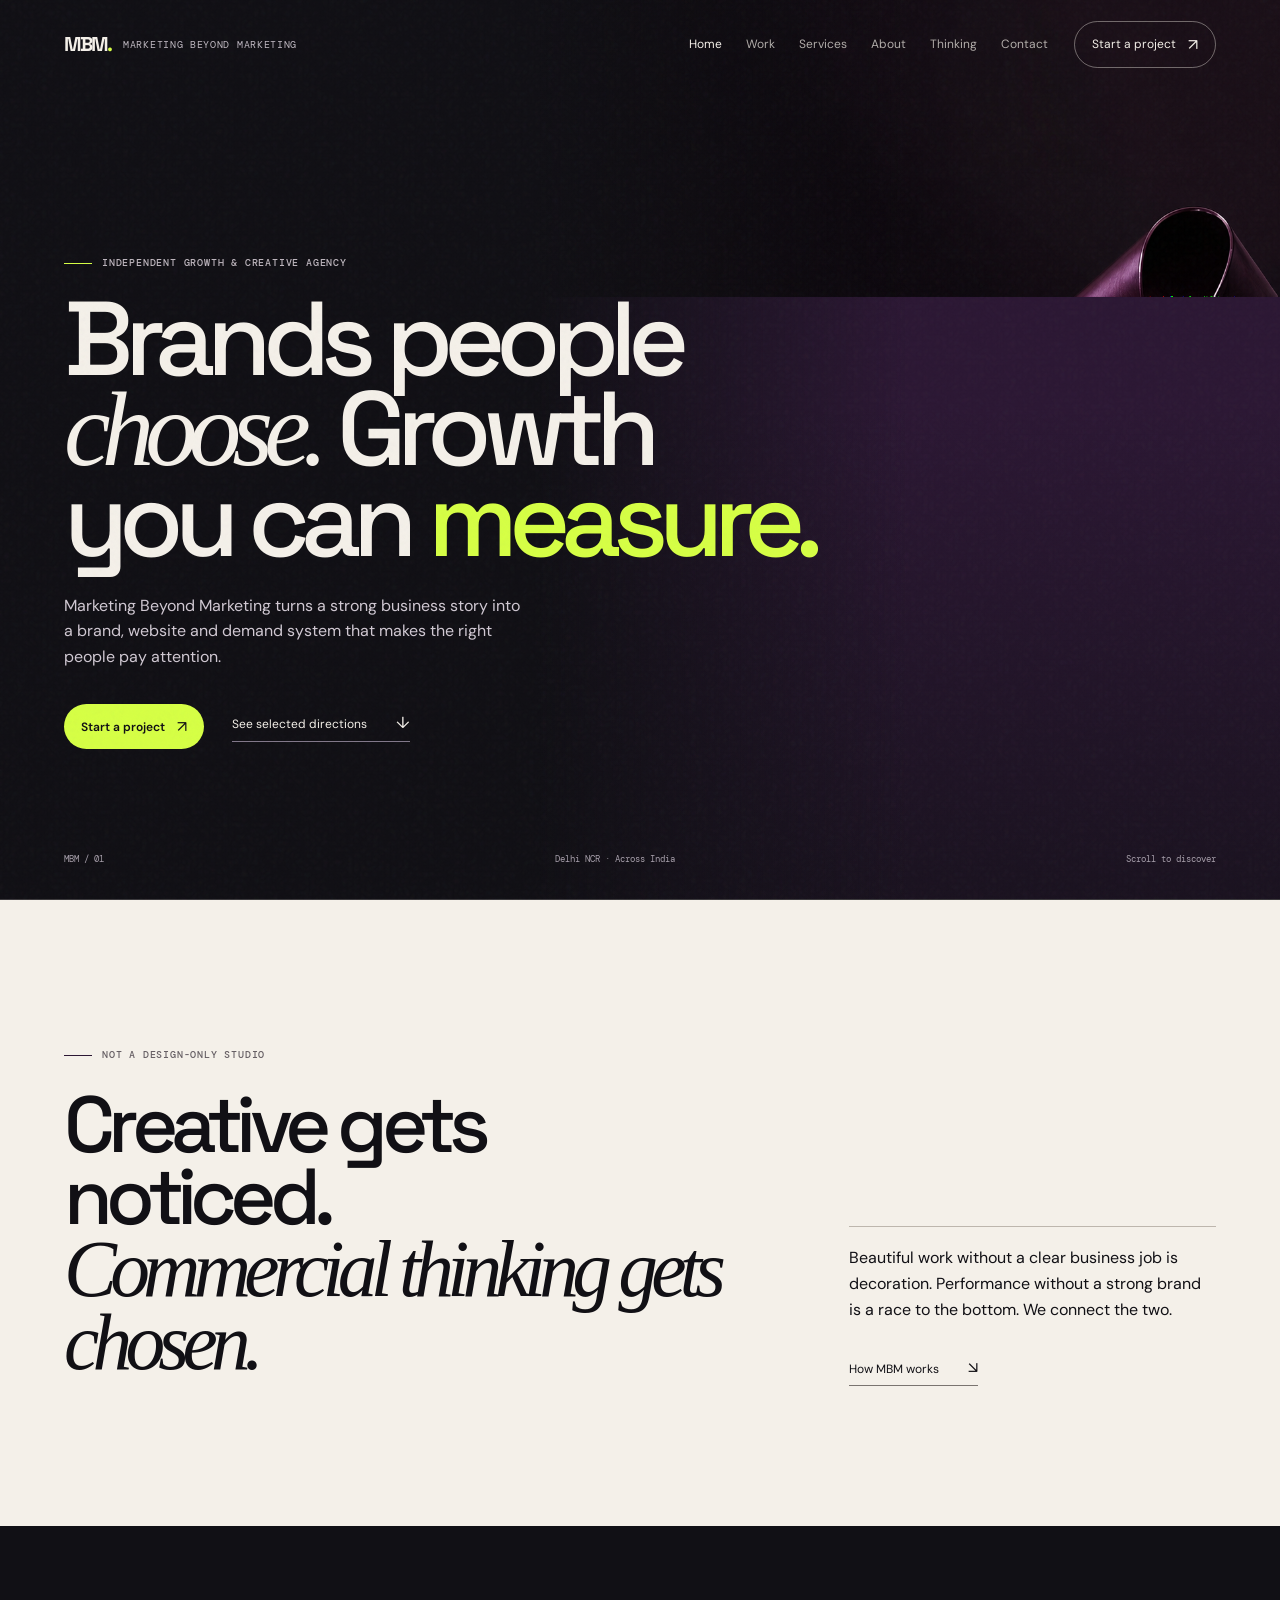
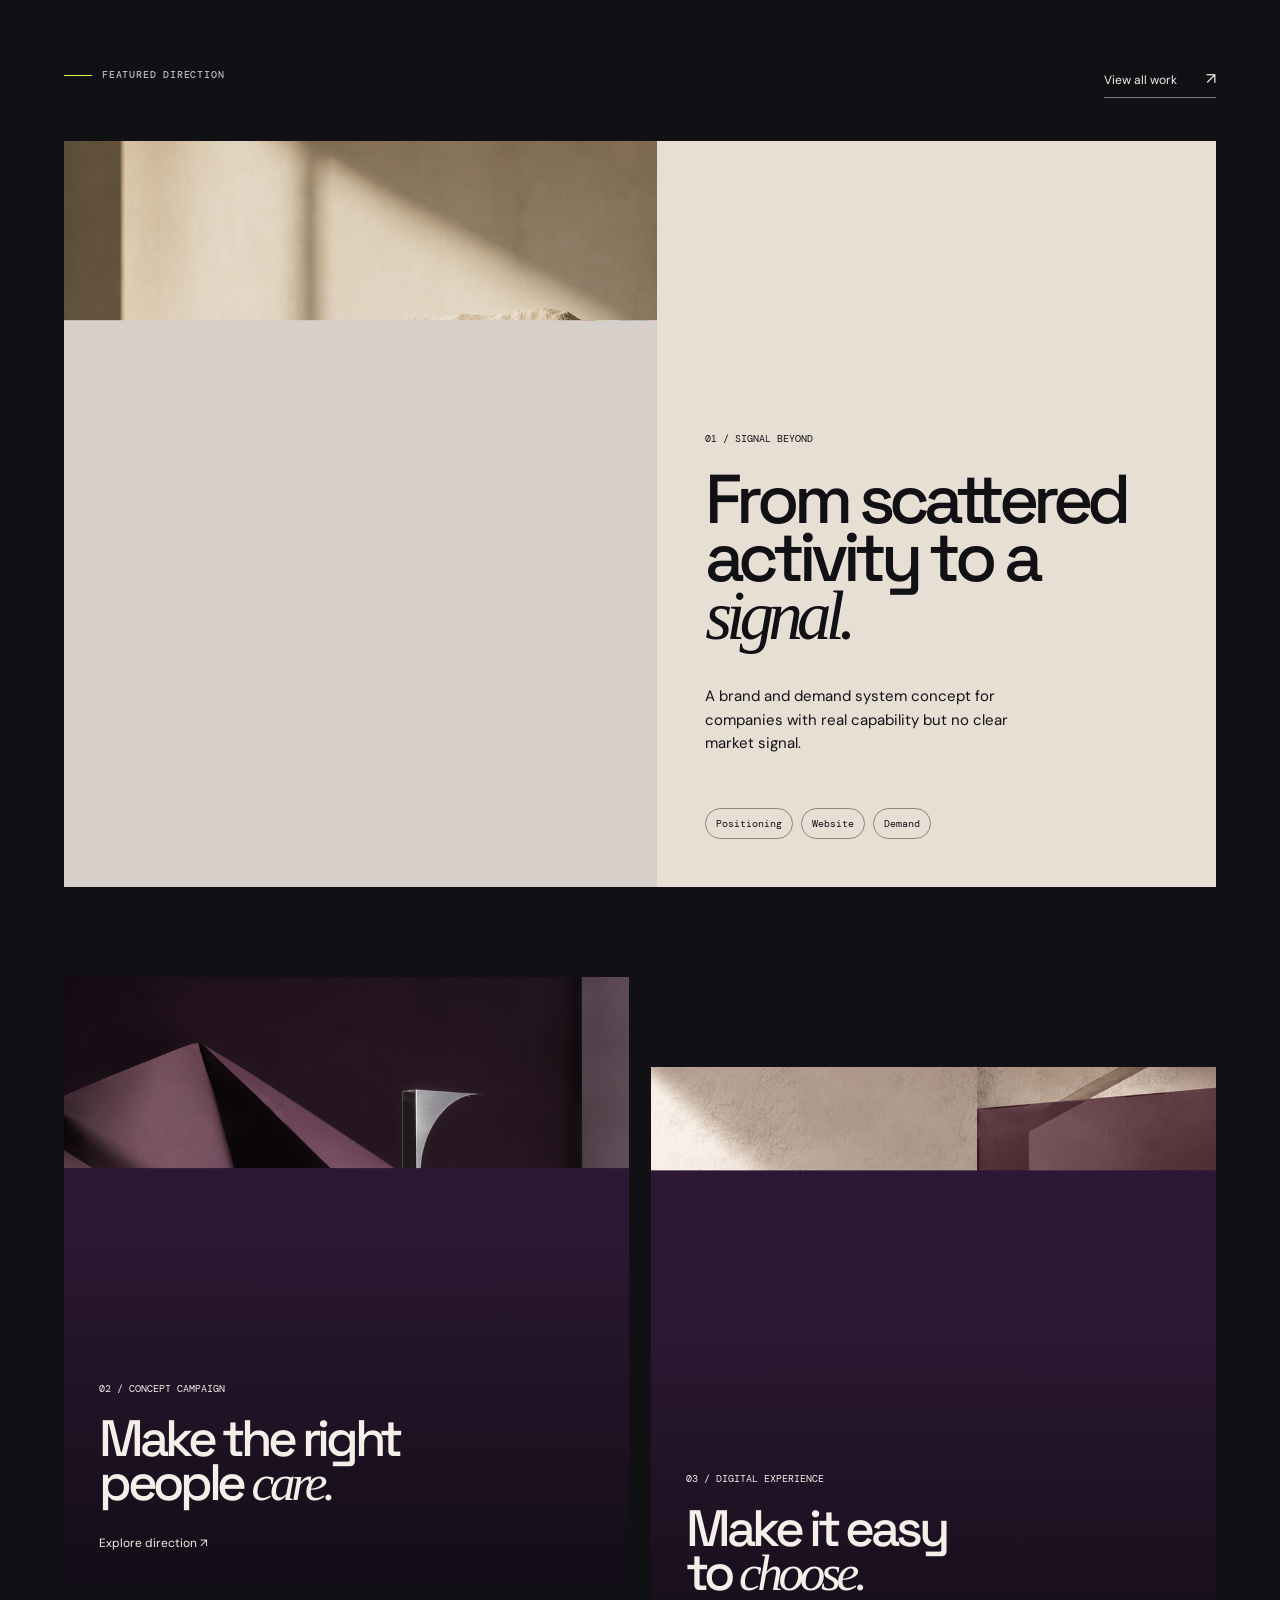
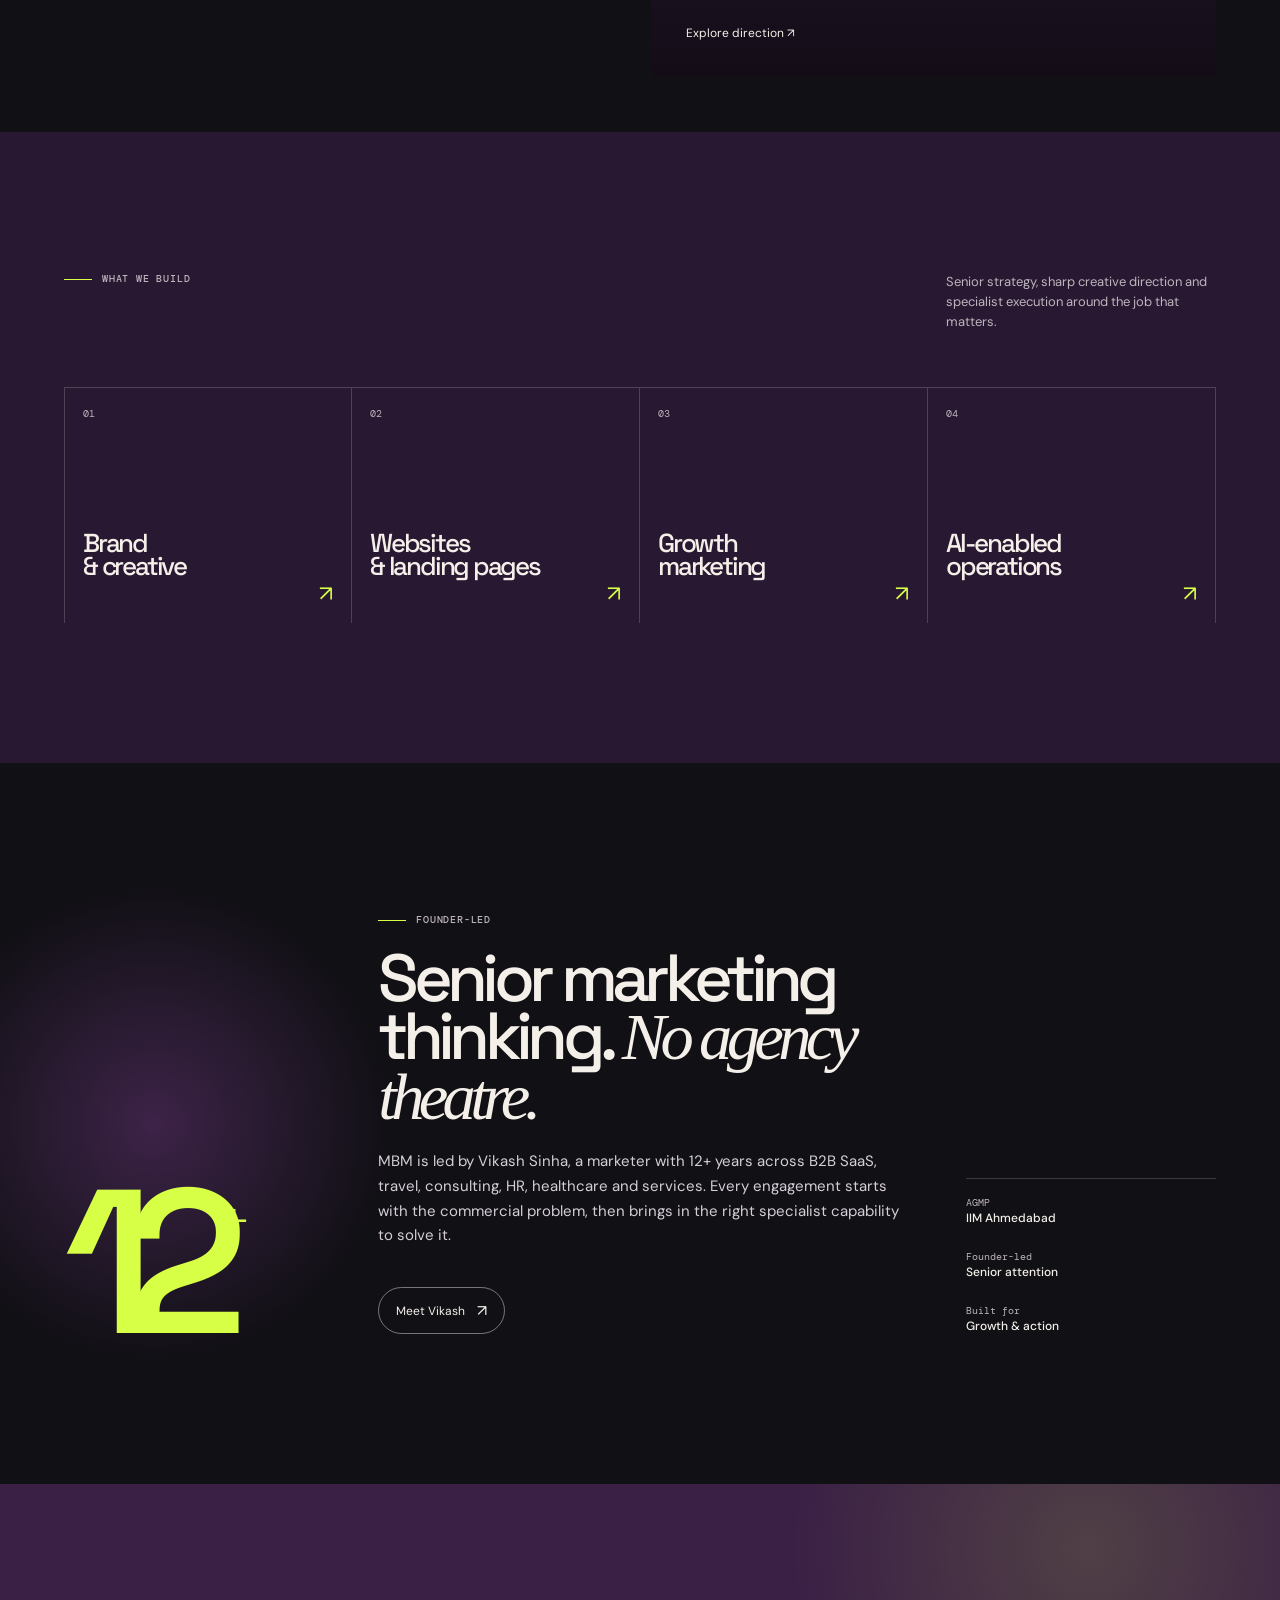
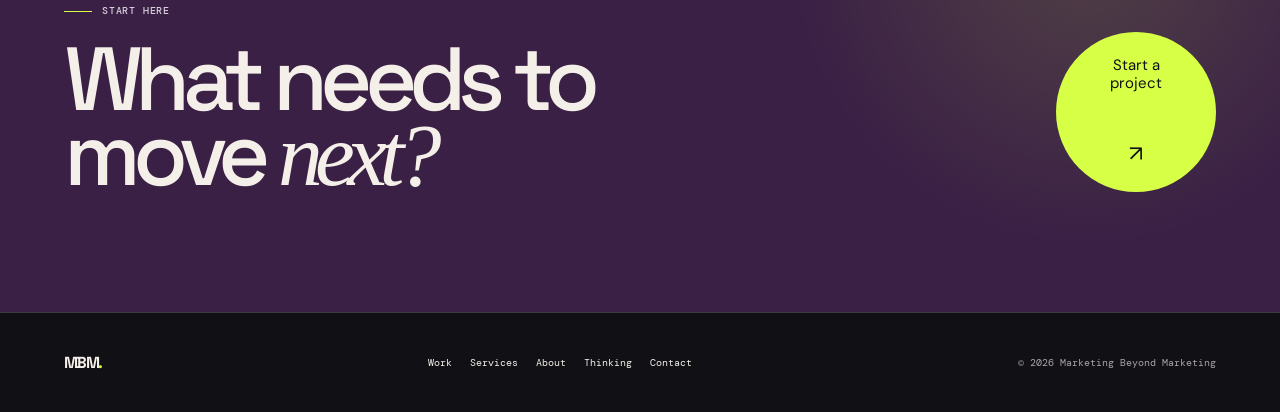
<file: index.html>
<!doctype html>
<html lang="en">
  <head>
    <meta charset="UTF-8" />
    <meta name="viewport" content="width=device-width, initial-scale=1.0" />
    <meta
      name="description"
      content="Marketing Beyond Marketing is a founder-led growth and creative agency building brands, websites and demand systems."
    />
    <title>Marketing Beyond Marketing | Growth-led creative agency</title>
    <link rel="preconnect" href="https://fonts.googleapis.com" />
    <link rel="preconnect" href="https://fonts.gstatic.com" crossorigin />
    <link
      href="https://fonts.googleapis.com/css2?family=DM+Mono:wght@400;500&family=DM+Sans:opsz,wght@9..40,400;9..40,500;9..40,600;9..40,700&family=Space+Grotesk:wght@400;500;600;700&display=swap"
      rel="stylesheet"
    />
    <link rel="stylesheet" href="styles.css" />
  </head>
  <body>
    <div class="grain" aria-hidden="true"></div>
    <header class="nav shell">
      <a
        class="brand"
        href="index.html"
        aria-label="Marketing Beyond Marketing home"
        ><span class="brand-mark">MBM</span
        ><small>Marketing Beyond Marketing</small></a
      ><button
        class="menu-toggle"
        aria-expanded="false"
        aria-controls="site-menu"
      >
        Menu
      </button>
      <nav id="site-menu" aria-label="Primary navigation">
        <a class="active" href="index.html">Home</a><a href="work.html">Work</a
        ><a href="services.html">Services</a><a href="about.html">About</a
        ><a href="thinking.html">Thinking</a><a href="contact.html">Contact</a>
      </nav>
      <a class="nav-cta" href="contact.html">Start a project <b>↗</b></a>
    </header>
    <main>
      <section class="hero shell">
        <div class="hero-copy">
          <p class="eyebrow">
            <span></span>Independent growth &amp; creative agency
          </p>
          <h1>
            Brands people<br /><em>choose.</em> Growth<br />you can
            <strong>measure.</strong>
          </h1>
          <p class="hero-intro">
            Marketing Beyond Marketing turns a strong business story into a
            brand, website and demand system that makes the right people pay
            attention.
          </p>
          <div class="hero-actions">
            <a class="button lime" href="contact.html"
              >Start a project <b>↗</b></a
            ><a class="text-arrow" href="work.html"
              >See selected directions <b>↓</b></a
            >
          </div>
        </div>
        <div class="hero-visual">
          <img
            src="assets/mbm-hero-editorial-v2.png"
            alt="Editorial plum sculpture with lime and chrome accents"
          />
        </div>
        <div class="hero-index">
          <span>MBM / 01</span><span>Delhi NCR · Across India</span
          ><span>Scroll to discover</span>
        </div>
      </section>
      <section class="statement">
        <div class="shell">
          <p class="eyebrow dark"><span></span>Not a design-only studio</p>
          <div class="statement-grid">
            <h2>
              Creative gets noticed.<br /><em
                >Commercial thinking gets chosen.</em
              >
            </h2>
            <div>
              <p>
                Beautiful work without a clear business job is decoration.
                Performance without a strong brand is a race to the bottom. We
                connect the two.
              </p>
              <a class="text-arrow dark-link" href="services.html"
                >How MBM works <b>↘</b></a
              >
            </div>
          </div>
        </div>
      </section>
      <section class="feature shell">
        <div class="section-label">
          <p class="eyebrow"><span></span>Featured direction</p>
          <a class="text-arrow" href="work.html">View all work <b>↗</b></a>
        </div>
        <article class="feature-card">
          <div class="feature-image">
            <img
              src="assets/mbm-signal-study-v1.png"
              alt="Editorial sculptural brand study in ivory plum cobalt and lime"
            />
          </div>
          <div class="feature-copy">
            <span>01 / Signal beyond</span>
            <h2>From scattered<br />activity to a <em>signal.</em></h2>
            <p>
              A brand and demand system concept for companies with real
              capability but no clear market signal.
            </p>
            <div class="tags">
              <b>Positioning</b><b>Website</b><b>Demand</b>
            </div>
          </div>
        </article>
      </section>
      <section class="split-work shell">
        <div class="work-card">
          <img
            src="assets/mbm-campaign-concept-v1.png"
            alt="Concept campaign visual in plum and lime"
          />
          <div>
            <span>02 / Concept campaign</span>
            <h3>Make the right<br />people <em>care.</em></h3>
            <a href="work.html">Explore direction ↗</a>
          </div>
        </div>
        <div class="work-card offset">
          <img
            src="assets/mbm-web-concept-v1.png"
            alt="Premium website experience concept on devices"
          />
          <div>
            <span>03 / Digital experience</span>
            <h3>Make it easy<br />to <em>choose.</em></h3>
            <a href="work.html">Explore direction ↗</a>
          </div>
        </div>
      </section>
      <section class="capabilities">
        <div class="shell">
          <div class="section-label">
            <p class="eyebrow"><span></span>What we build</p>
            <p class="caption">
              Senior strategy, sharp creative direction and specialist execution
              around the job that matters.
            </p>
          </div>
          <div class="capability-grid">
            <a href="services.html"
              ><span>01</span>
              <h3>Brand<br />&amp; creative</h3>
              <i>↗</i></a
            ><a href="services.html"
              ><span>02</span>
              <h3>Websites<br />&amp; landing pages</h3>
              <i>↗</i></a
            ><a href="services.html"
              ><span>03</span>
              <h3>Growth<br />marketing</h3>
              <i>↗</i></a
            ><a href="services.html"
              ><span>04</span>
              <h3>AI-enabled<br />operations</h3>
              <i>↗</i></a
            >
          </div>
        </div>
      </section>
      <section class="founder shell">
        <div class="founder-count">12<span>+</span></div>
        <div>
          <p class="eyebrow"><span></span>Founder-led</p>
          <h2>Senior marketing<br />thinking. <em>No agency theatre.</em></h2>
          <p>
            MBM is led by Vikash Sinha, a marketer with 12+ years across B2B
            SaaS, travel, consulting, HR, healthcare and services. Every
            engagement starts with the commercial problem, then brings in the
            right specialist capability to solve it.
          </p>
          <a class="button outline" href="about.html">Meet Vikash <b>↗</b></a>
        </div>
        <div class="credential-list">
          <span>AGMP<br /><b>IIM Ahmedabad</b></span
          ><span>Founder-led<br /><b>Senior attention</b></span
          ><span>Built for<br /><b>Growth &amp; action</b></span>
        </div>
      </section>
      <section class="cta-panel shell">
        <div>
          <p class="eyebrow"><span></span>Start here</p>
          <h2>What needs to<br />move <em>next?</em></h2>
        </div>
        <a class="circle-link" href="contact.html"
          >Start a<br />project <b>↗</b></a
        >
      </section>
    </main>
    <footer class="footer shell">
      <a class="brand" href="index.html"><span class="brand-mark">MBM</span></a>
      <div>
        <a href="work.html">Work</a><a href="services.html">Services</a
        ><a href="about.html">About</a><a href="thinking.html">Thinking</a
        ><a href="contact.html">Contact</a>
      </div>
      <span>© 2026 Marketing Beyond Marketing</span>
    </footer>
    <script src="script.js"></script>
  </body>
</html>
</file>
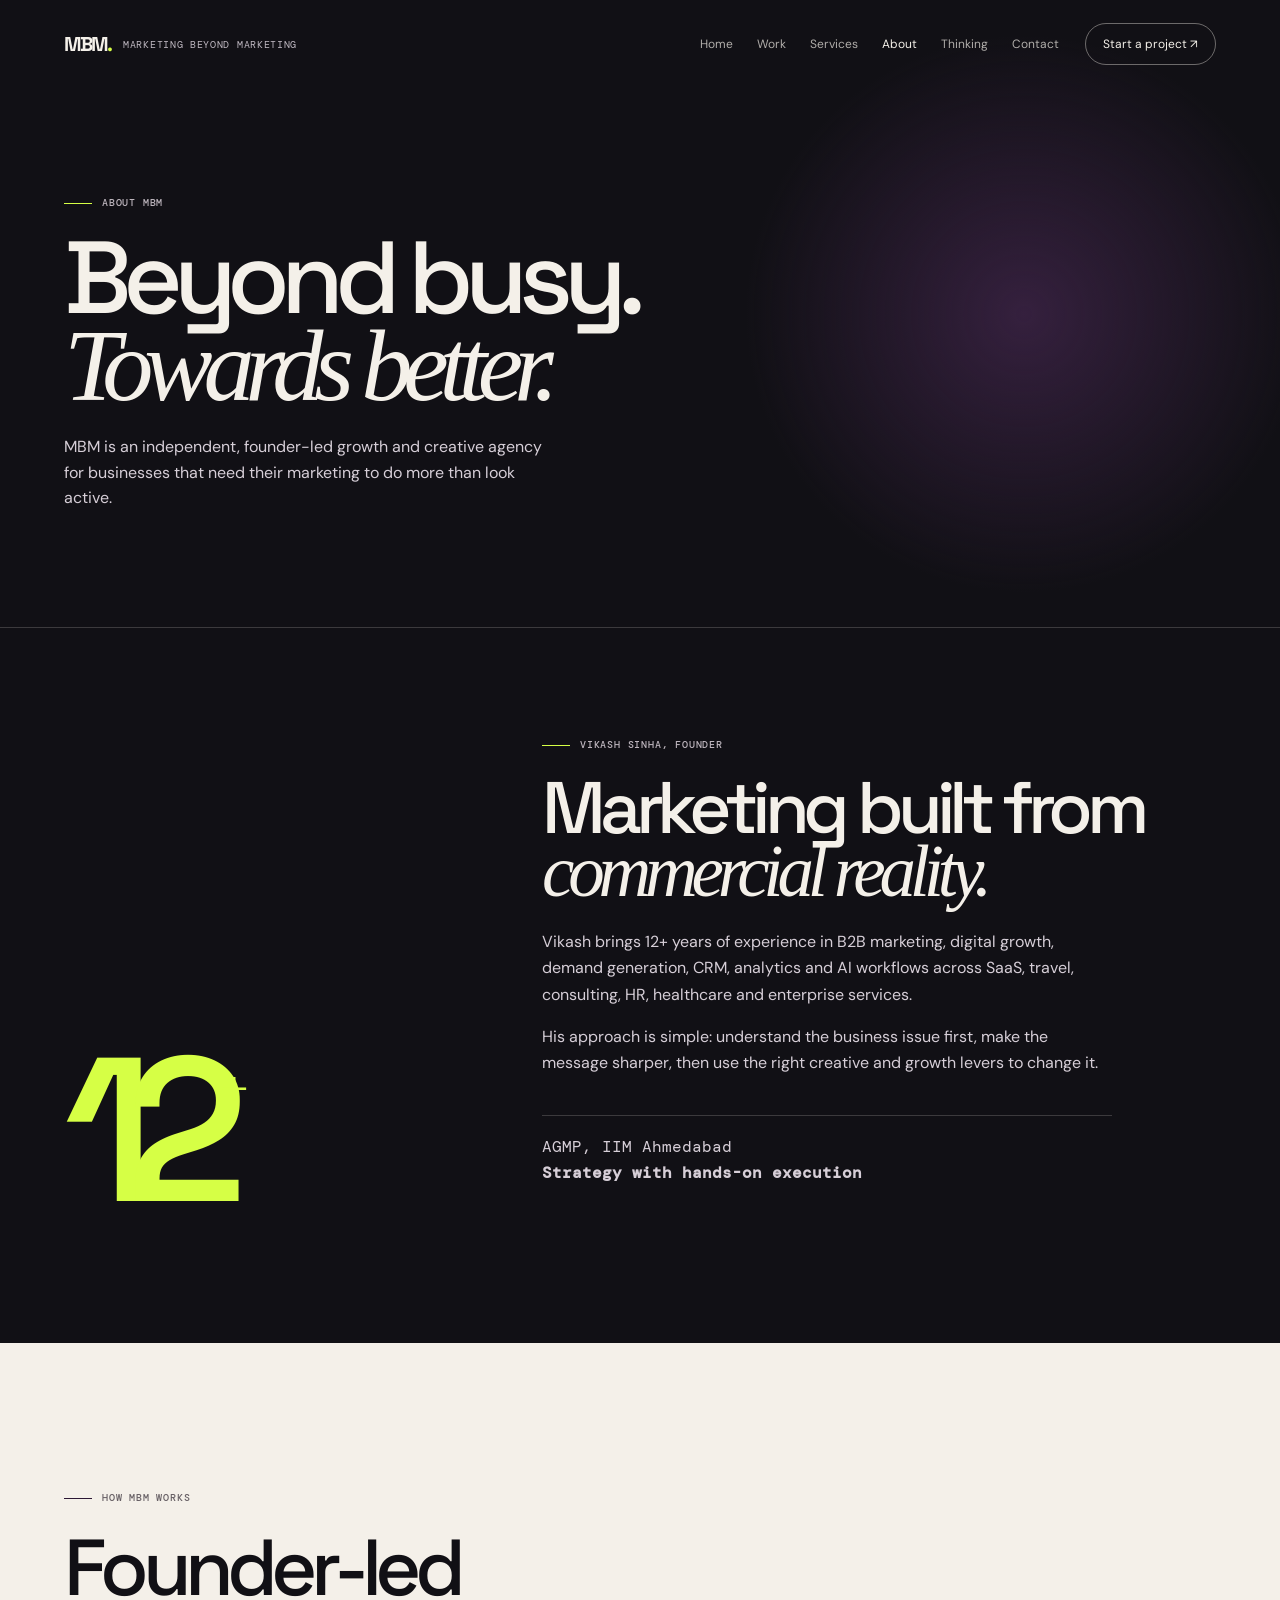
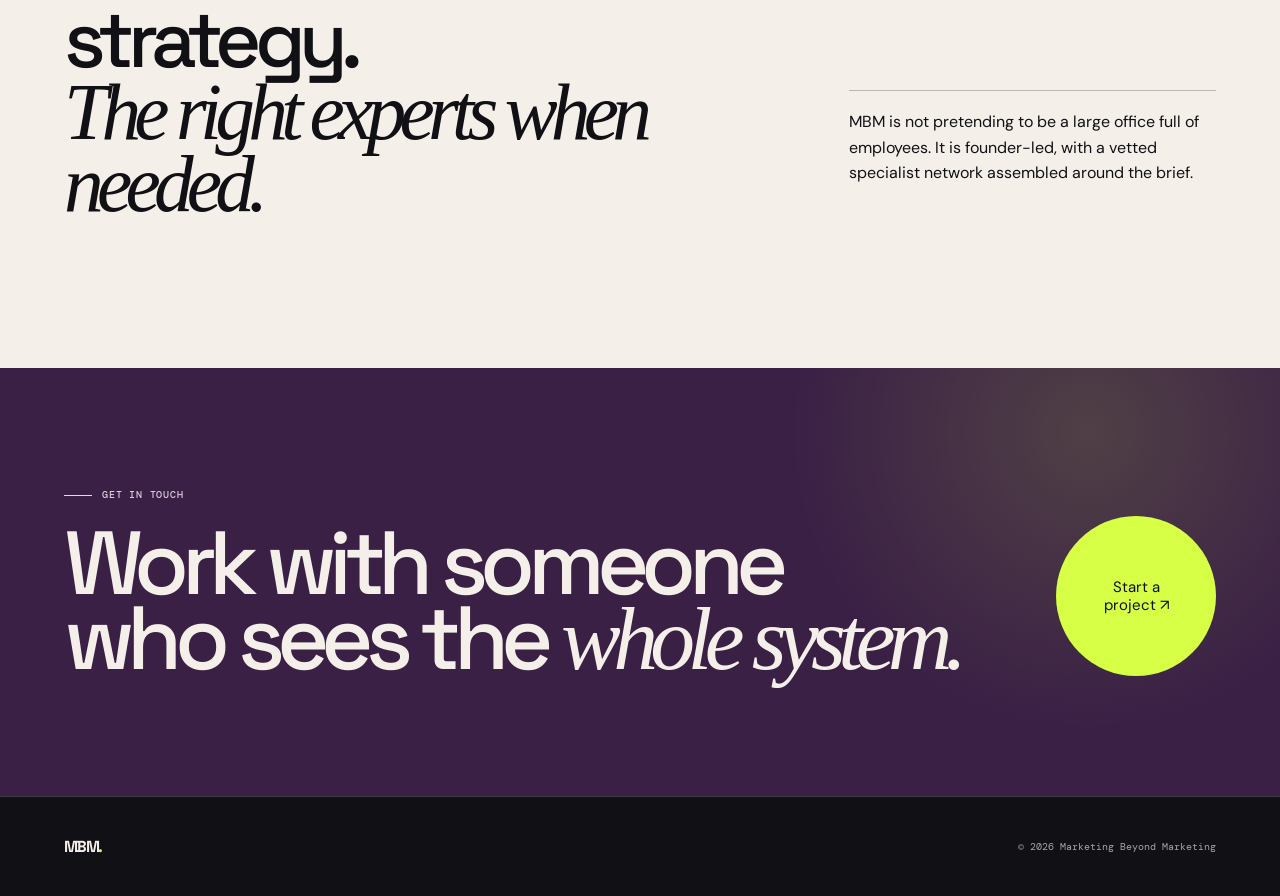
<file: about.html>
<!doctype html>
<html lang="en">
  <head>
    <meta charset="UTF-8" />
    <meta name="viewport" content="width=device-width,initial-scale=1" />
    <title>About | Marketing Beyond Marketing</title>
    <link rel="preconnect" href="https://fonts.googleapis.com" />
    <link
      href="https://fonts.googleapis.com/css2?family=DM+Mono:wght@400;500&family=DM+Sans:wght@400;500;600&family=Space+Grotesk:wght@400;500;600;700&display=swap"
      rel="stylesheet"
    />
    <link rel="stylesheet" href="styles.css" />
  </head>
  <body>
    <header class="nav shell">
      <a class="brand" href="index.html"
        ><span class="brand-mark">MBM</span
        ><small>Marketing Beyond Marketing</small></a
      ><button
        class="menu-toggle"
        aria-expanded="false"
        aria-controls="site-menu"
      >
        Menu
      </button>
      <nav id="site-menu">
        <a href="index.html">Home</a><a href="work.html">Work</a
        ><a href="services.html">Services</a
        ><a class="active" href="about.html">About</a
        ><a href="thinking.html">Thinking</a><a href="contact.html">Contact</a>
      </nav>
      <a class="nav-cta" href="contact.html">Start a project ↗</a>
    </header>
    <main class="inner-page">
      <section class="page-hero shell">
        <p class="eyebrow"><span></span>About MBM</p>
        <h1>Beyond busy.<br /><em>Towards better.</em></h1>
        <p>
          MBM is an independent, founder-led growth and creative agency for
          businesses that need their marketing to do more than look active.
        </p>
      </section>
      <section class="about-story shell">
        <div class="founder-count">12<span>+</span></div>
        <div>
          <p class="eyebrow"><span></span>Vikash Sinha, founder</p>
          <h2>Marketing built from<br /><em>commercial reality.</em></h2>
          <p>
            Vikash brings 12+ years of experience in B2B marketing, digital
            growth, demand generation, CRM, analytics and AI workflows across
            SaaS, travel, consulting, HR, healthcare and enterprise services.
          </p>
          <p>
            His approach is simple: understand the business issue first, make
            the message sharper, then use the right creative and growth levers
            to change it.
          </p>
          <p class="credentials">
            AGMP, IIM Ahmedabad<br /><b>Strategy with hands-on execution</b>
          </p>
        </div>
      </section>
      <section class="statement">
        <div class="shell">
          <p class="eyebrow dark"><span></span>How MBM works</p>
          <div class="statement-grid">
            <h2>
              Founder-led strategy.<br /><em>The right experts when needed.</em>
            </h2>
            <div>
              <p>
                MBM is not pretending to be a large office full of employees. It
                is founder-led, with a vetted specialist network assembled
                around the brief.
              </p>
            </div>
          </div>
        </div>
      </section>
      <section class="cta-panel shell">
        <div>
          <p class="eyebrow"><span></span>Get in touch</p>
          <h2>Work with someone<br />who sees the <em>whole system.</em></h2>
        </div>
        <a class="circle-link" href="contact.html">Start a<br />project ↗</a>
      </section>
    </main>
    <footer class="footer shell">
      <a class="brand" href="index.html"><span class="brand-mark">MBM</span></a
      ><span>© 2026 Marketing Beyond Marketing</span>
    </footer>
    <script src="script.js"></script>
  </body>
</html>
</file>
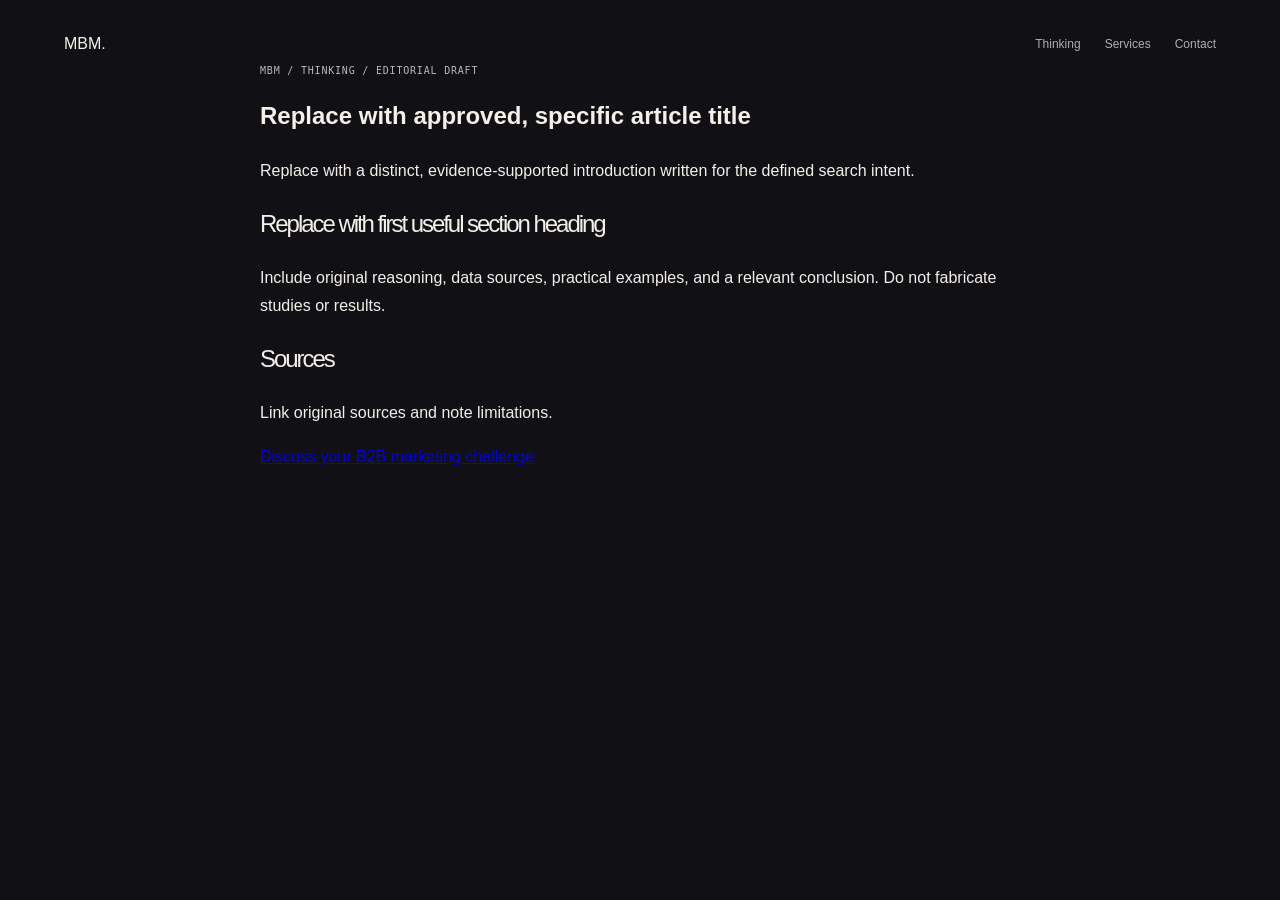
<file: article-template.html>
<!doctype html>
<html lang="en">
<head>
  <meta charset="utf-8" />
  <meta name="viewport" content="width=device-width,initial-scale=1" />
  <meta name="robots" content="noindex, nofollow" />
  <title>Unpublished article template | Marketing Beyond Marketing</title>
  <meta name="description" content="Editorial template only. Replace before publishing." />
  <link rel="stylesheet" href="styles.css" />
</head>
<body>
  <header class="nav shell"><a class="brand" href="index.html">MBM.</a><nav aria-label="Primary navigation"><a href="thinking.html">Thinking</a><a href="services.html">Services</a><a href="contact.html">Contact</a></nav></header>
  <main class="inner-page shell">
    <article style="max-width:760px;margin:4rem auto;line-height:1.7">
      <p class="eyebrow">MBM / Thinking / Editorial draft</p>
      <h1>Replace with approved, specific article title</h1>
      <p>Replace with a distinct, evidence-supported introduction written for the defined search intent.</p>
      <h2>Replace with first useful section heading</h2>
      <p>Include original reasoning, data sources, practical examples, and a relevant conclusion. Do not fabricate studies or results.</p>
      <h2>Sources</h2><p>Link original sources and note limitations.</p>
      <p><a href="contact.html">Discuss your B2B marketing challenge</a></p>
    </article>
  </main>
</body>
</html>
</file>
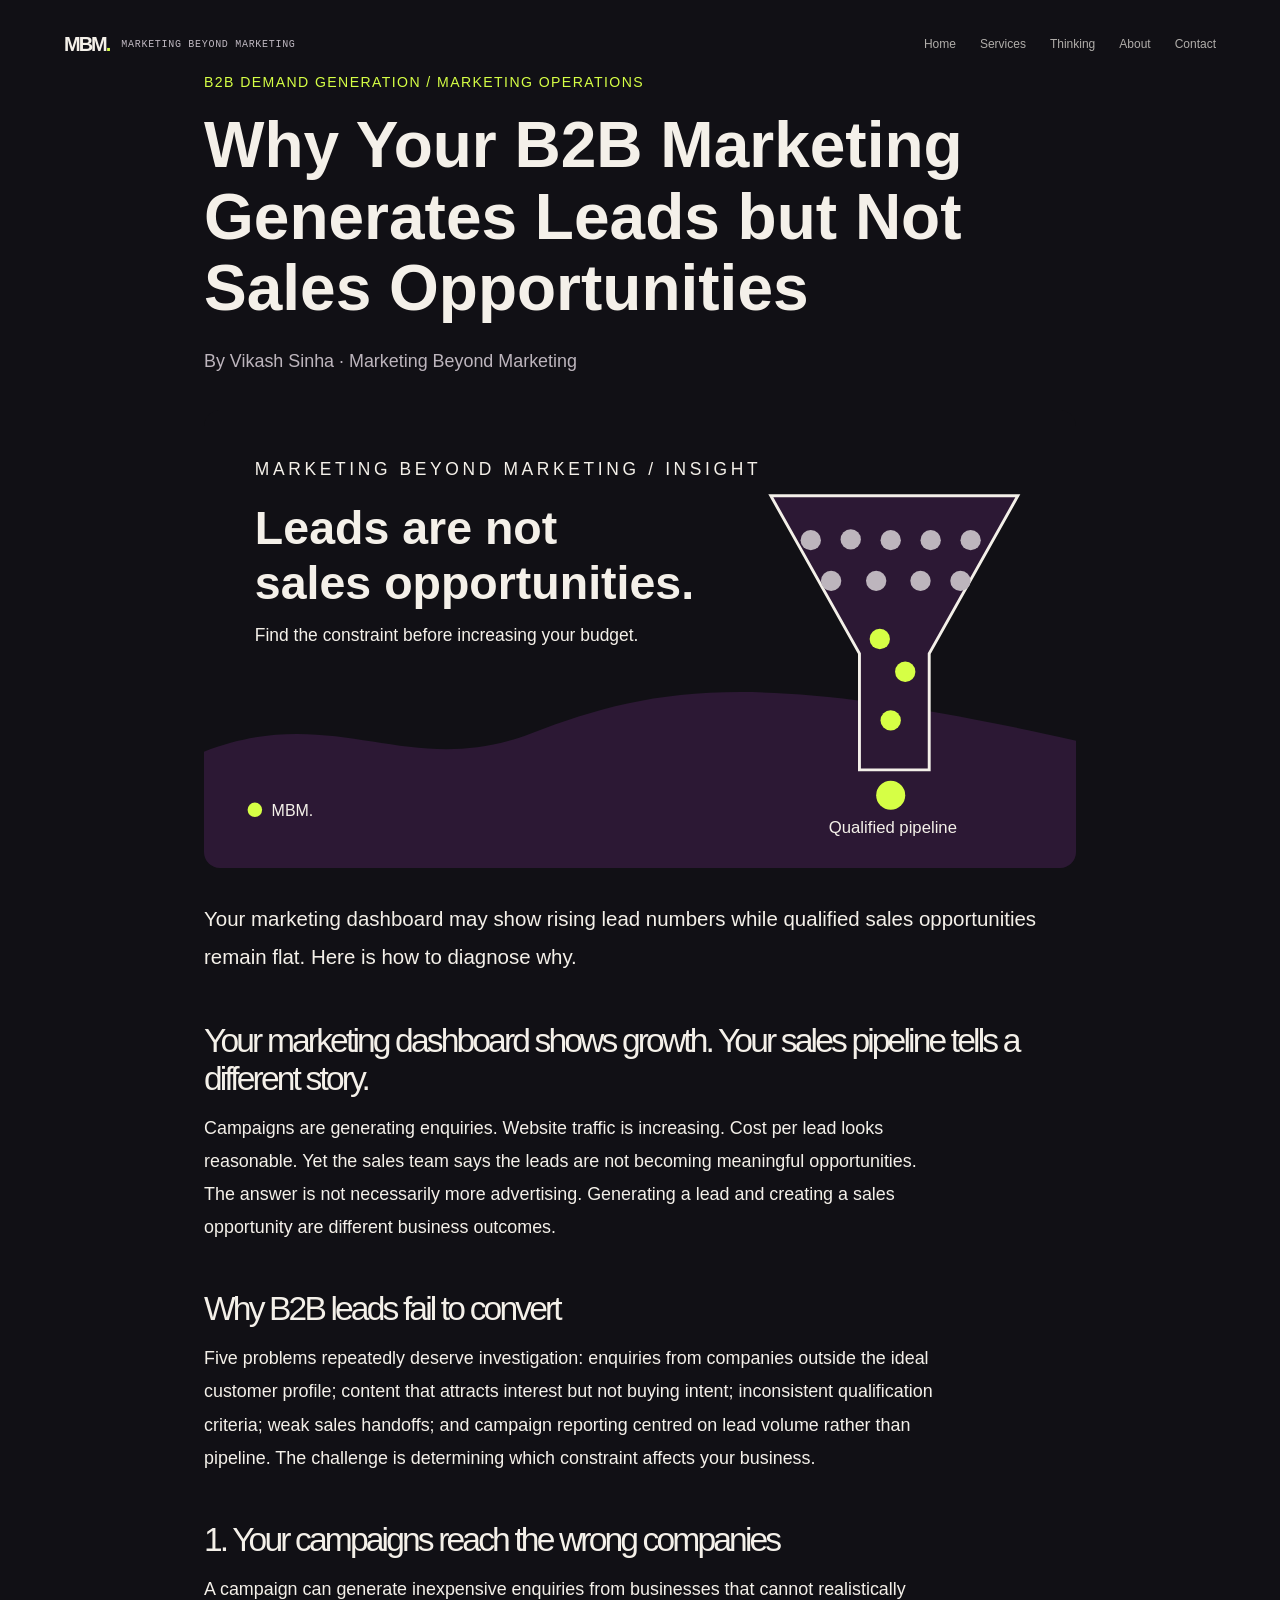
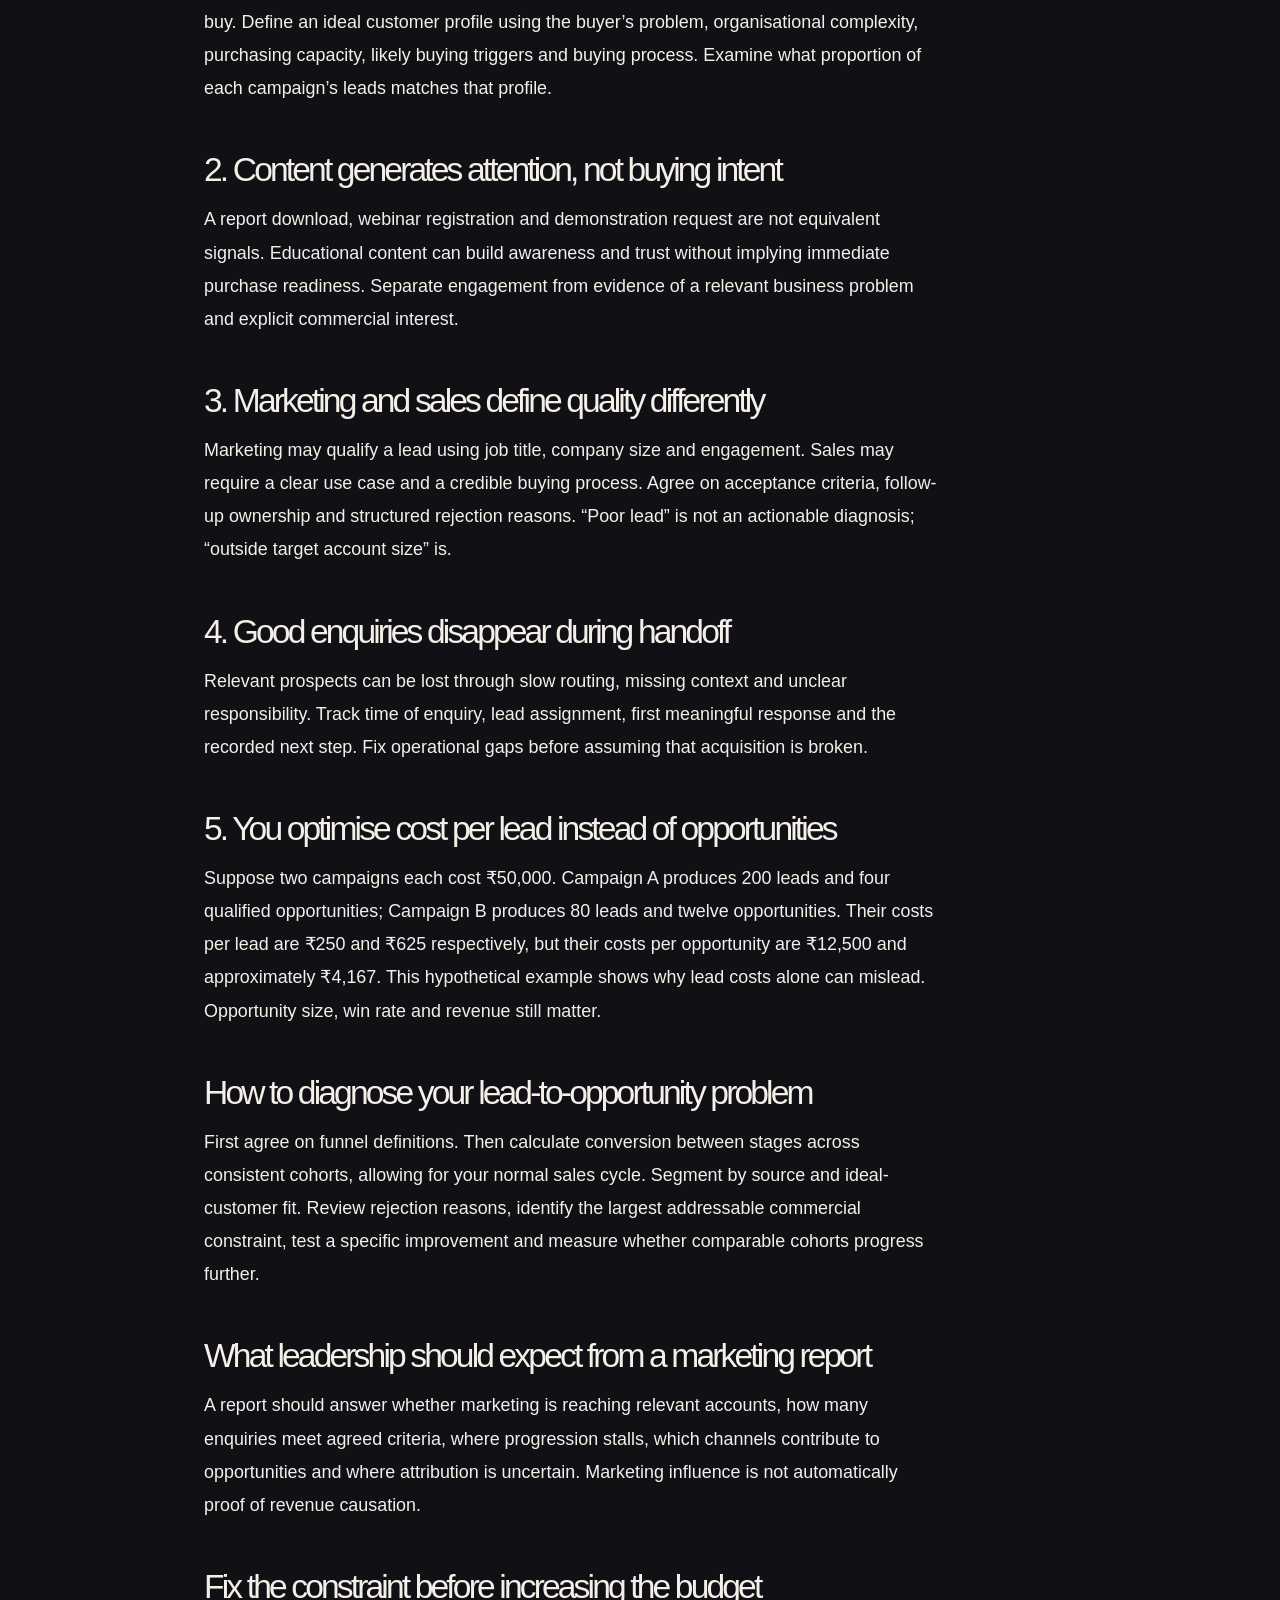
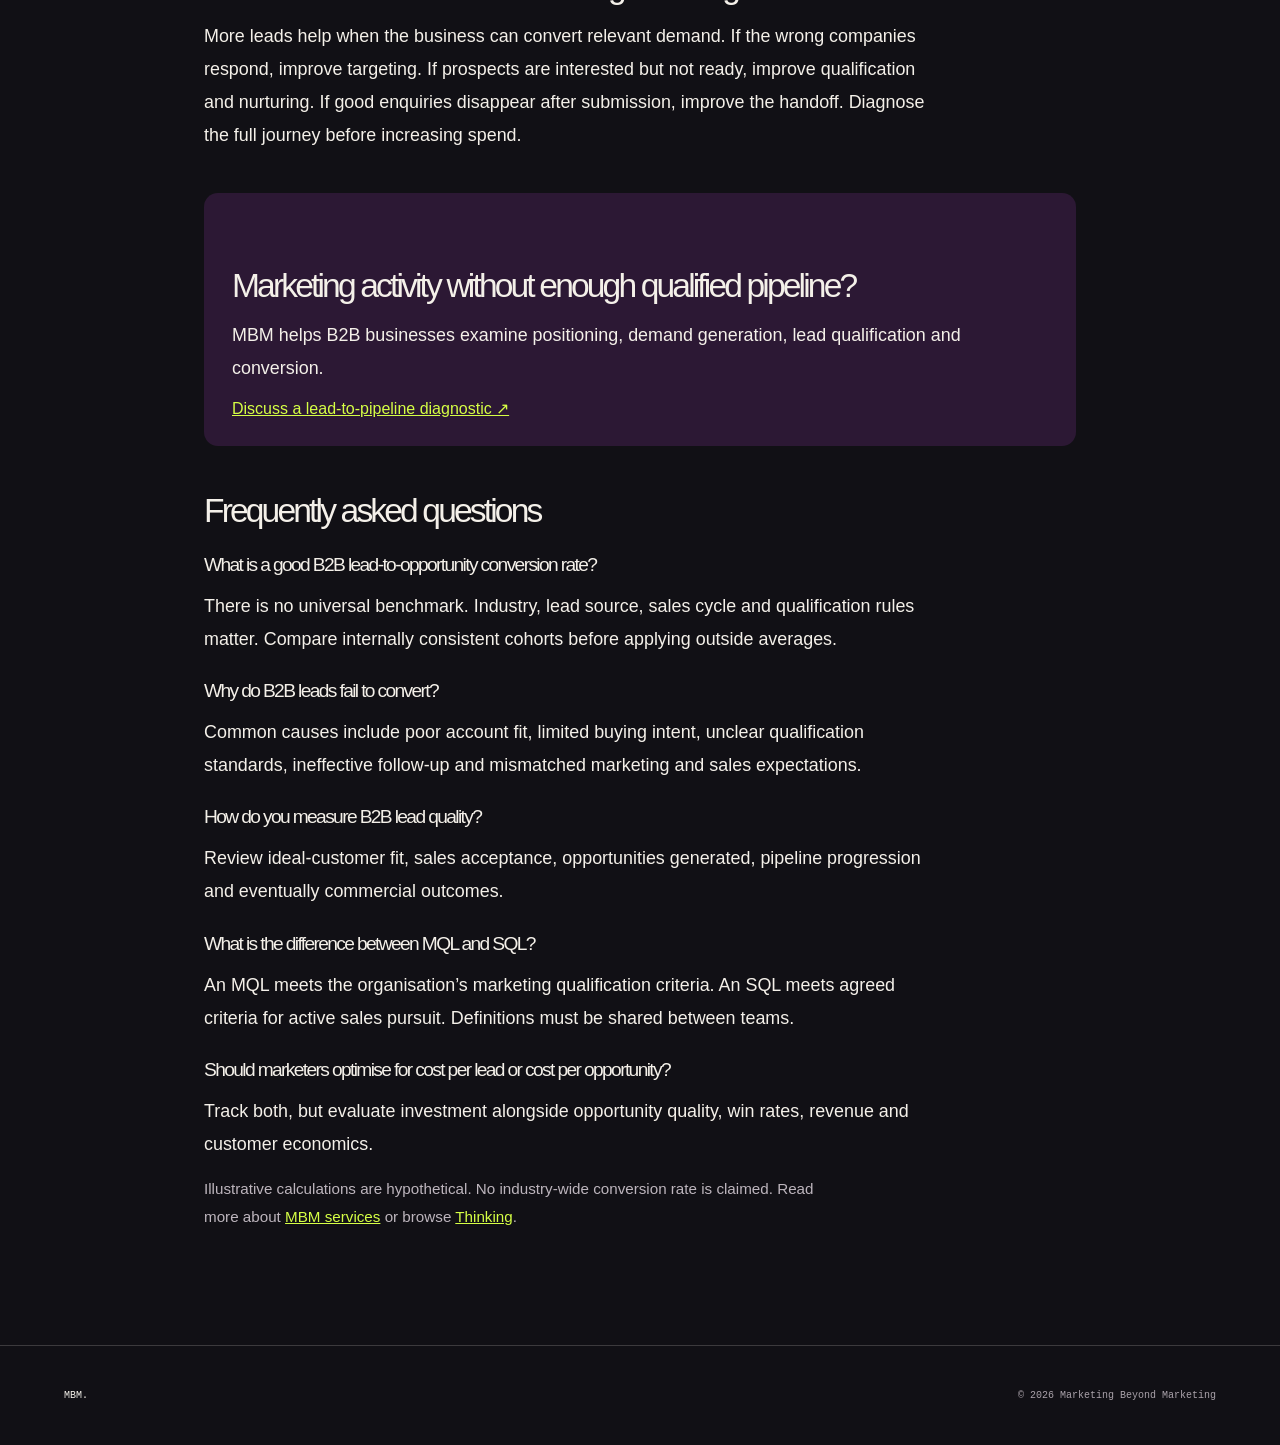
<file: b2b-leads-not-converting.html>
<!doctype html><html lang="en"><head><meta charset="UTF-8"/><meta name="viewport" content="width=device-width,initial-scale=1"/><title>Why B2B Leads Don't Convert Into Sales Opportunities | MBM</title><meta name="description" content="B2B leads not converting? Diagnose targeting, buying intent, qualification, sales handoffs and lost pipeline with a practical step-by-step framework."/><link rel="canonical" href="https://www.marketingbeyondmarketing.com/b2b-leads-not-converting.html"/><meta property="og:type" content="article"/><meta property="og:title" content="Why Your B2B Marketing Generates Leads but Not Sales Opportunities"/><meta property="og:description" content="Find the constraint between B2B leads and qualified pipeline before increasing marketing spend."/><meta property="og:url" content="https://www.marketingbeyondmarketing.com/b2b-leads-not-converting.html"/><meta property="og:image" content="https://www.marketingbeyondmarketing.com/assets/b2b-leads-opportunities-cover.svg"/><meta name="twitter:card" content="summary_large_image"/><link rel="stylesheet" href="styles.css"/><script type="application/ld+json">{"@context":"https://schema.org","@type":"BlogPosting","headline":"Why Your B2B Marketing Generates Leads but Not Sales Opportunities","description":"Diagnose five reasons B2B leads fail to convert into qualified sales opportunities, and learn how to fix your marketing-to-sales funnel.","author":{"@type":"Person","name":"Vikash Sinha"},"publisher":{"@type":"Organization","name":"Marketing Beyond Marketing","url":"https://www.marketingbeyondmarketing.com/"},"mainEntityOfPage":"https://www.marketingbeyondmarketing.com/b2b-leads-not-converting.html","image":"https://www.marketingbeyondmarketing.com/assets/b2b-leads-opportunities-cover.svg"}</script><style>.mbm-article{max-width:920px;margin:0 auto;padding:60px 24px 100px;color:#F4F0E9}.mbm-article h1{font-size:clamp(2.3rem,5vw,4.2rem);line-height:1.12;margin:20px 0}.mbm-article h2{font-size:clamp(1.45rem,2.8vw,2.1rem);margin:46px 0 14px}.mbm-article h3{font-size:1.2rem;margin:24px 0 8px}.mbm-article p{font-size:1.12rem;line-height:1.85;max-width:74ch;margin:14px 0}.mbm-article figure{margin:32px 0}.mbm-article img{display:block;width:100%;height:auto;border-radius:16px}.mbm-article .kicker{font:500 .88rem Arial,sans-serif;letter-spacing:.1em;text-transform:uppercase;color:#D6FF45}.mbm-article .meta{color:#BDB5BD}.mbm-article .cta{background:#2C1834;padding:28px;border-radius:14px;margin:40px 0}.mbm-article a{color:#D6FF45}.mbm-article .intro{font-size:1.28rem}.mbm-article .citation{font-size:.95rem;color:#BDB5BD}</style></head><body><header class="nav shell"><a class="brand" href="index.html"><span class="brand-mark">MBM</span><small>Marketing Beyond Marketing</small></a><nav aria-label="Primary navigation"><a href="index.html">Home</a><a href="services.html">Services</a><a href="thinking.html">Thinking</a><a href="about.html">About</a><a href="contact.html">Contact</a></nav></header><main><article class="mbm-article"><p class="kicker">B2B demand generation / Marketing operations</p><h1>Why Your B2B Marketing Generates Leads but Not Sales Opportunities</h1><p class="meta">By Vikash Sinha · Marketing Beyond Marketing</p><figure><img src="assets/b2b-leads-opportunities-cover.svg" alt="Illustration of many B2B leads narrowing through a funnel into a smaller number of qualified sales opportunities" width="1200" height="630"/></figure><p class="intro">Your marketing dashboard may show rising lead numbers while qualified sales opportunities remain flat. Here is how to diagnose why.</p><section id="section-0"><h2>Your marketing dashboard shows growth. Your sales pipeline tells a different story.</h2><p>Campaigns are generating enquiries. Website traffic is increasing. Cost per lead looks reasonable. Yet the sales team says the leads are not becoming meaningful opportunities. The answer is not necessarily more advertising. Generating a lead and creating a sales opportunity are different business outcomes.</p></section>
<section id="section-1"><h2>Why B2B leads fail to convert</h2><p>Five problems repeatedly deserve investigation: enquiries from companies outside the ideal customer profile; content that attracts interest but not buying intent; inconsistent qualification criteria; weak sales handoffs; and campaign reporting centred on lead volume rather than pipeline. The challenge is determining which constraint affects your business.</p></section>
<section id="section-2"><h2>1. Your campaigns reach the wrong companies</h2><p>A campaign can generate inexpensive enquiries from businesses that cannot realistically buy. Define an ideal customer profile using the buyer’s problem, organisational complexity, purchasing capacity, likely buying triggers and buying process. Examine what proportion of each campaign’s leads matches that profile.</p></section>
<section id="section-3"><h2>2. Content generates attention, not buying intent</h2><p>A report download, webinar registration and demonstration request are not equivalent signals. Educational content can build awareness and trust without implying immediate purchase readiness. Separate engagement from evidence of a relevant business problem and explicit commercial interest.</p></section>
<section id="section-4"><h2>3. Marketing and sales define quality differently</h2><p>Marketing may qualify a lead using job title, company size and engagement. Sales may require a clear use case and a credible buying process. Agree on acceptance criteria, follow-up ownership and structured rejection reasons. “Poor lead” is not an actionable diagnosis; “outside target account size” is.</p></section>
<section id="section-5"><h2>4. Good enquiries disappear during handoff</h2><p>Relevant prospects can be lost through slow routing, missing context and unclear responsibility. Track time of enquiry, lead assignment, first meaningful response and the recorded next step. Fix operational gaps before assuming that acquisition is broken.</p></section>
<section id="section-6"><h2>5. You optimise cost per lead instead of opportunities</h2><p>Suppose two campaigns each cost ₹50,000. Campaign A produces 200 leads and four qualified opportunities; Campaign B produces 80 leads and twelve opportunities. Their costs per lead are ₹250 and ₹625 respectively, but their costs per opportunity are ₹12,500 and approximately ₹4,167. This hypothetical example shows why lead costs alone can mislead. Opportunity size, win rate and revenue still matter.</p></section>
<section id="section-7"><h2>How to diagnose your lead-to-opportunity problem</h2><p>First agree on funnel definitions. Then calculate conversion between stages across consistent cohorts, allowing for your normal sales cycle. Segment by source and ideal-customer fit. Review rejection reasons, identify the largest addressable commercial constraint, test a specific improvement and measure whether comparable cohorts progress further.</p></section>
<section id="section-8"><h2>What leadership should expect from a marketing report</h2><p>A report should answer whether marketing is reaching relevant accounts, how many enquiries meet agreed criteria, where progression stalls, which channels contribute to opportunities and where attribution is uncertain. Marketing influence is not automatically proof of revenue causation.</p></section>
<section id="section-9"><h2>Fix the constraint before increasing the budget</h2><p>More leads help when the business can convert relevant demand. If the wrong companies respond, improve targeting. If prospects are interested but not ready, improve qualification and nurturing. If good enquiries disappear after submission, improve the handoff. Diagnose the full journey before increasing spend.</p></section><aside class="cta"><h2>Marketing activity without enough qualified pipeline?</h2><p>MBM helps B2B businesses examine positioning, demand generation, lead qualification and conversion.</p><a href="contact.html">Discuss a lead-to-pipeline diagnostic ↗</a></aside><section><h2>Frequently asked questions</h2><h3>What is a good B2B lead-to-opportunity conversion rate?</h3><p>There is no universal benchmark. Industry, lead source, sales cycle and qualification rules matter. Compare internally consistent cohorts before applying outside averages.</p>
<h3>Why do B2B leads fail to convert?</h3><p>Common causes include poor account fit, limited buying intent, unclear qualification standards, ineffective follow-up and mismatched marketing and sales expectations.</p>
<h3>How do you measure B2B lead quality?</h3><p>Review ideal-customer fit, sales acceptance, opportunities generated, pipeline progression and eventually commercial outcomes.</p>
<h3>What is the difference between MQL and SQL?</h3><p>An MQL meets the organisation’s marketing qualification criteria. An SQL meets agreed criteria for active sales pursuit. Definitions must be shared between teams.</p>
<h3>Should marketers optimise for cost per lead or cost per opportunity?</h3><p>Track both, but evaluate investment alongside opportunity quality, win rates, revenue and customer economics.</p></section><p class="citation">Illustrative calculations are hypothetical. No industry-wide conversion rate is claimed. Read more about <a href="services.html">MBM services</a> or browse <a href="thinking.html">Thinking</a>.</p></article></main><footer class="footer shell"><a href="index.html">MBM.</a><span>© 2026 Marketing Beyond Marketing</span></footer></body></html>
</file>
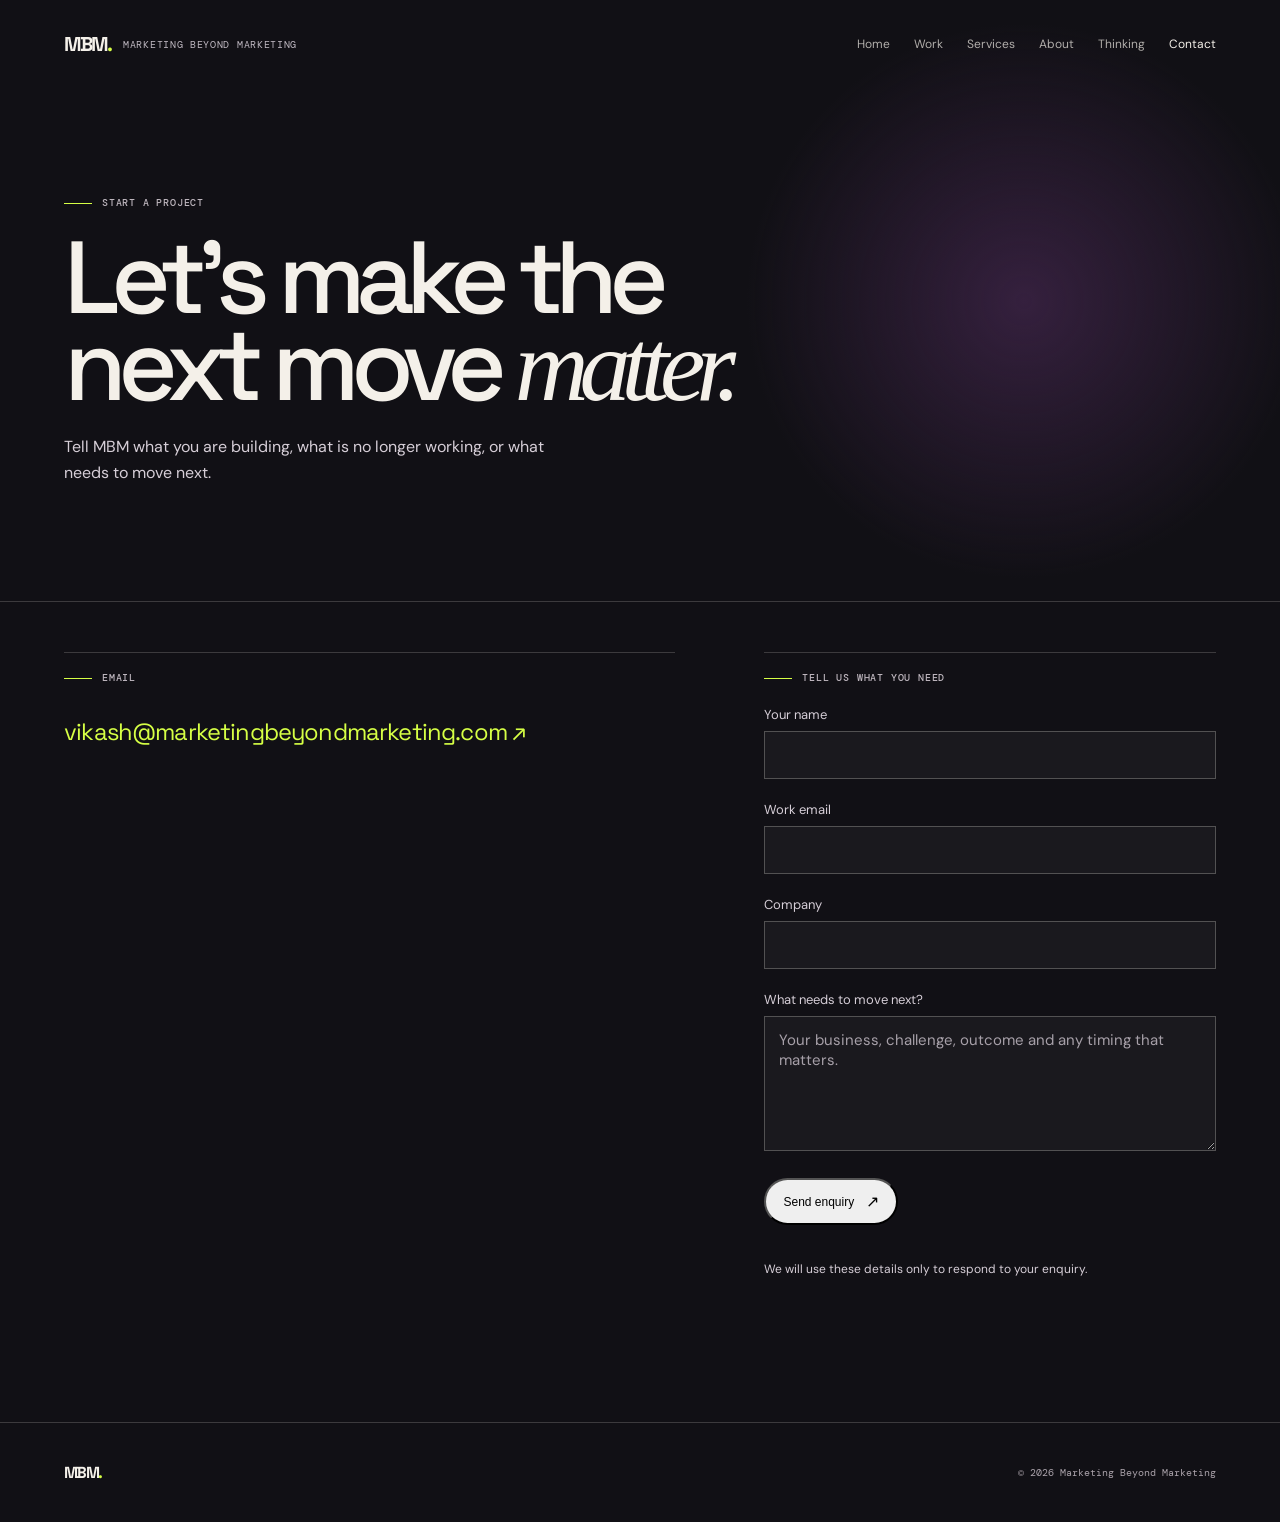
<file: contact.html>
<!doctype html>
<html lang="en">
  <head>
    <meta charset="UTF-8" />
    <meta name="viewport" content="width=device-width,initial-scale=1" />
    <title>Start a Project | Marketing Beyond Marketing</title>
    <link rel="preconnect" href="https://fonts.googleapis.com" />
    <link
      href="https://fonts.googleapis.com/css2?family=DM+Mono:wght@400;500&family=DM+Sans:wght@400;500;600&family=Space+Grotesk:wght@400;500;600;700&display=swap"
      rel="stylesheet"
    />
    <link rel="stylesheet" href="styles.css" />
  </head>
  <body>
    <header class="nav shell">
      <a class="brand" href="index.html"
        ><span class="brand-mark">MBM</span
        ><small>Marketing Beyond Marketing</small></a
      ><button
        class="menu-toggle"
        aria-expanded="false"
        aria-controls="site-menu"
      >
        Menu
      </button>
      <nav id="site-menu">
        <a href="index.html">Home</a><a href="work.html">Work</a
        ><a href="services.html">Services</a><a href="about.html">About</a
        ><a href="thinking.html">Thinking</a
        ><a class="active" href="contact.html">Contact</a>
      </nav>
    </header>
    <main class="inner-page">
      <section class="page-hero shell">
        <p class="eyebrow"><span></span>Start a project</p>
        <h1>Let’s make the<br />next move <em>matter.</em></h1>
        <p>
          Tell MBM what you are building, what is no longer working, or what
          needs to move next.
        </p>
      </section>
      <section class="contact-panel shell">
        <div class="contact-details">
          <p class="eyebrow"><span></span>Email</p>
          <a href="mailto:vikash@marketingbeyondmarketing.com"
            >vikash@marketingbeyondmarketing.com ↗</a
          >
        </div>
        <form class="contact-form" action="https://formsubmit.co/vikash@marketingbeyondmarketing.com" method="POST">
          <input type="hidden" name="_subject" value="New MBM website enquiry" />
          <input type="hidden" name="_template" value="table" />
          <input type="text" name="_honey" tabindex="-1" autocomplete="off" class="honeypot" />
          <p class="eyebrow"><span></span>Tell us what you need</p>
          <label for="name">Your name</label>
          <input id="name" name="Name" type="text" autocomplete="name" required />
          <label for="email">Work email</label>
          <input id="email" name="Email" type="email" autocomplete="email" required />
          <label for="company">Company</label>
          <input id="company" name="Company" type="text" autocomplete="organization" />
          <label for="message">What needs to move next?</label>
          <textarea id="message" name="Message" rows="5" required placeholder="Your business, challenge, outcome and any timing that matters."></textarea>
          <button class="button contact-submit" type="submit">Send enquiry <b>↗</b></button>
          <p class="form-note">We will use these details only to respond to your enquiry.</p>
        </form>
      </section>
    </main>
    <footer class="footer shell">
      <a class="brand" href="index.html"><span class="brand-mark">MBM</span></a
      ><span>© 2026 Marketing Beyond Marketing</span>
    </footer>
    <script src="script.js"></script>
  </body>
</html>
</file>
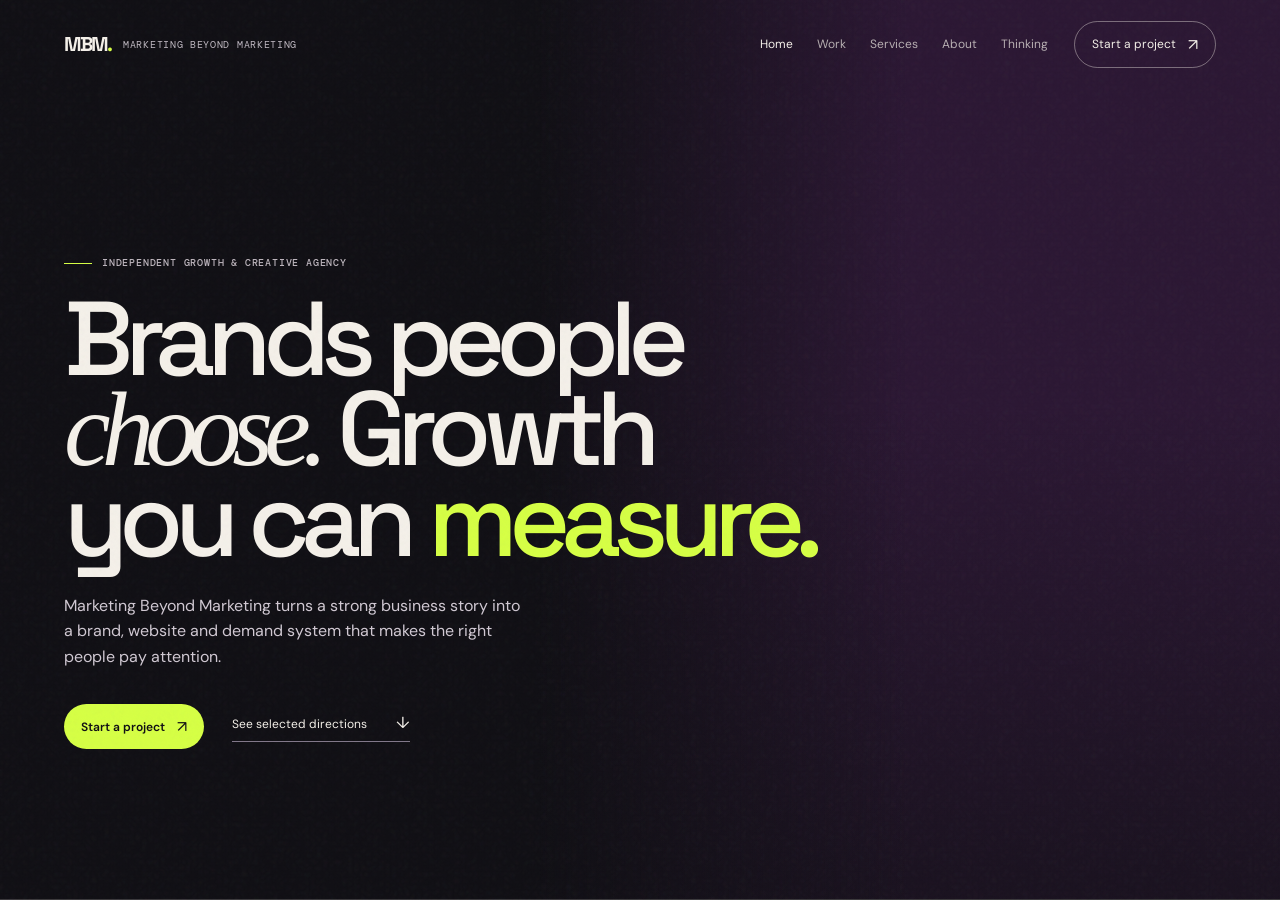
<file: MBM-website-preview.html>
<!doctype html>
<html lang="en">
  <head>
    <meta charset="UTF-8" />
    <meta name="viewport" content="width=device-width, initial-scale=1.0" />
    <meta
      name="description"
      content="Marketing Beyond Marketing is a founder-led growth and creative agency building brands, websites and demand systems."
    />
    <title>Marketing Beyond Marketing | Growth-led creative agency</title>
    <link rel="preconnect" href="https://fonts.googleapis.com" />
    <link rel="preconnect" href="https://fonts.gstatic.com" crossorigin />
    <link
      href="https://fonts.googleapis.com/css2?family=DM+Mono:wght@400;500&family=DM+Sans:opsz,wght@9..40,400;9..40,500;9..40,600;9..40,700&family=Space+Grotesk:wght@400;500;600;700&display=swap"
      rel="stylesheet"
    />
    <style>:root {
  --ink: #111015;
  --plum: #2c1834;
  --paper: #f4f0e9;
  --lime: #d6ff45;
  --blue: #3857eb;
  --muted: #bdb5bd;
  --line: rgba(244, 240, 233, 0.19);
  --serif: Georgia, "Times New Roman", serif;
}

* {
  box-sizing: border-box;
}
html {
  scroll-behavior: smooth;
}
body {
  margin: 0;
  background: var(--ink);
  color: var(--paper);
  font-family: "DM Sans", sans-serif;
  overflow-x: hidden;
}
.shell {
  padding-left: 5vw;
  padding-right: 5vw;
}
.grain {
  position: fixed;
  inset: 0;
  z-index: 50;
  opacity: 0.035;
  pointer-events: none;
  background-image: url("data:image/svg+xml,%3Csvg viewBox='0 0 180 180' xmlns='http://www.w3.org/2000/svg'%3E%3Cfilter id='n'%3E%3CfeTurbulence baseFrequency='.8' numOctaves='3' stitchTiles='stitch'/%3E%3C/filter%3E%3Crect width='100%25' height='100%25' filter='url(%23n)'/%3E%3C/svg%3E");
}
.nav {
  height: 88px;
  display: flex;
  align-items: center;
  gap: 26px;
  position: absolute;
  inset: 0 0 auto;
  z-index: 10;
}
.brand {
  color: var(--paper);
  text-decoration: none;
  display: flex;
  align-items: center;
  gap: 12px;
}
.brand-mark {
  font:
    700 20px "Space Grotesk",
    sans-serif;
  letter-spacing: -0.1em;
}
.brand-mark::after {
  content: ".";
  color: var(--lime);
}
.brand small {
  font:
    10px "DM Mono",
    monospace;
  text-transform: uppercase;
  letter-spacing: 0.07em;
  color: #bfb8c1;
}
.nav nav {
  display: flex;
  gap: 24px;
  margin-left: auto;
}
.nav nav a,
.footer a {
  font-size: 12px;
  color: var(--paper);
  text-decoration: none;
}
.nav nav a {
  opacity: 0.7;
}
.nav nav a:hover,
.nav nav a.active {
  opacity: 1;
}
.nav-cta,
.button {
  display: inline-flex;
  align-items: center;
  gap: 12px;
  text-decoration: none;
  border-radius: 99px;
  padding: 12px 17px;
  font-size: 12px;
}
.nav-cta {
  color: var(--paper);
  border: 1px solid rgba(244, 240, 233, 0.4);
}
.button b,
.nav-cta b {
  font-size: 16px;
  font-weight: 400;
}
.menu-toggle {
  display: none;
}
.hero {
  min-height: 100svh;
  padding-top: 140px;
  padding-bottom: 34px;
  position: relative;
  display: flex;
  align-items: center;
  border-bottom: 1px solid var(--line);
  overflow: hidden;
}
.hero-copy {
  width: 68%;
  z-index: 2;
  position: relative;
}
.eyebrow {
  margin: 0;
  font:
    500 10px "DM Mono",
    monospace;
  text-transform: uppercase;
  letter-spacing: 0.08em;
  color: var(--muted);
}
.eyebrow span {
  width: 28px;
  height: 1px;
  background: var(--lime);
  display: inline-block;
  margin-right: 10px;
  vertical-align: middle;
}
.hero h1,
h2,
h3 {
  font-family: "Space Grotesk", sans-serif;
  letter-spacing: -0.085em;
  font-weight: 500;
}
.hero h1 {
  font-size: clamp(58px, 8.2vw, 132px);
  line-height: 0.86;
  margin: 25px 0 27px;
  max-width: 980px;
}
.hero h1 em,
h2 em,
h3 em {
  font-family: var(--serif);
  font-weight: 400;
}
.hero h1 strong {
  color: var(--lime);
  font-weight: 500;
}
.hero-intro {
  max-width: 460px;
  color: #d1c9d3;
  line-height: 1.62;
  font-size: 16px;
}
.hero-actions {
  display: flex;
  align-items: center;
  gap: 28px;
  margin-top: 34px;
}
.lime {
  color: var(--ink);
  background: var(--lime);
  font-weight: 600;
}
.outline {
  color: var(--paper);
  border: 1px solid rgba(244, 240, 233, 0.45);
}
.text-arrow {
  color: var(--paper);
  text-decoration: none;
  border-bottom: 1px solid #82788a;
  padding-bottom: 8px;
  font-size: 12px;
}
.text-arrow b {
  font-size: 16px;
  font-weight: 400;
  margin-left: 26px;
}
.hero-visual {
  position: absolute;
  inset: 0 0 0 auto;
  width: 58%;
  background: var(--plum);
}
.hero-visual::after {
  content: "";
  position: absolute;
  inset: 0;
  background:
    linear-gradient(90deg, var(--ink), transparent 50%),
    linear-gradient(0deg, rgba(17, 16, 21, 0.65), transparent 55%);
}
.hero-visual img {
  width: 100%;
  height: 100%;
  object-fit: cover;
}
.hero-index {
  position: absolute;
  z-index: 2;
  bottom: 34px;
  left: 5vw;
  right: 5vw;
  display: flex;
  justify-content: space-between;
  color: #a8a0ac;
  font:
    9px "DM Mono",
    monospace;
}
.statement {
  background: var(--paper);
  color: var(--ink);
  padding: 148px 0;
}
.eyebrow.dark {
  color: #665f64;
}
.eyebrow.dark span {
  background: var(--plum);
}
.statement-grid {
  display: grid;
  grid-template-columns: 1.3fr 0.7fr;
  gap: 8vw;
  align-items: end;
  margin-top: 28px;
}
.statement h2 {
  font-size: clamp(43px, 6.2vw, 98px);
  line-height: 0.91;
  margin: 0;
}
.statement-grid > div {
  border-top: 1px solid #bdb6ad;
  padding-top: 18px;
}
.statement-grid p {
  font-size: 16px;
  line-height: 1.62;
  margin: 0 0 34px;
}
.dark-link {
  color: var(--ink);
  border-color: #7a7470;
}
.section-label {
  display: flex;
  justify-content: space-between;
  align-items: start;
  gap: 25px;
}
.caption {
  max-width: 270px;
  margin: 0;
  color: var(--muted);
  font-size: 13px;
  line-height: 1.55;
}
.feature {
  padding-top: 142px;
  padding-bottom: 90px;
}
.feature-card {
  display: grid;
  grid-template-columns: 1.03fr 0.97fr;
  min-height: 655px;
  margin-top: 43px;
  background: #e7dfd4;
  color: var(--ink);
}
.feature-image {
  overflow: hidden;
  background: #d6cfca;
}
.feature-image img {
  width: 100%;
  height: 100%;
  object-fit: cover;
}
.feature-copy {
  padding: 48px;
  display: flex;
  flex-direction: column;
  justify-content: end;
}
.feature-copy > span,
.work-card span {
  font:
    10px "DM Mono",
    monospace;
  text-transform: uppercase;
}
.feature-copy h2 {
  font-size: clamp(48px, 5.4vw, 86px);
  line-height: 0.84;
  margin: 25px 0;
}
.feature-copy p {
  max-width: 340px;
  font-size: 15px;
  line-height: 1.55;
}
.tags {
  display: flex;
  flex-wrap: wrap;
  gap: 8px;
  margin-top: 38px;
}
.tags b {
  font:
    10px "DM Mono",
    monospace;
  border: 1px solid #8c8580;
  border-radius: 20px;
  padding: 8px 10px;
  font-weight: 400;
}
.split-work {
  display: grid;
  grid-template-columns: 1fr 1fr;
  gap: 22px;
  padding-bottom: 145px;
}
.work-card {
  position: relative;
  min-height: 610px;
  overflow: hidden;
  background: var(--plum);
}
.work-card.offset {
  transform: translateY(90px);
}
.work-card::after {
  content: "";
  position: absolute;
  inset: 0;
  background: linear-gradient(0deg, rgba(14, 10, 16, 0.82), transparent 60%);
}
.work-card img {
  width: 100%;
  height: 100%;
  position: absolute;
  object-fit: cover;
}
.work-card > div {
  position: absolute;
  z-index: 2;
  bottom: 35px;
  left: 35px;
  right: 35px;
}
.work-card h3 {
  font-size: clamp(35px, 4vw, 63px);
  line-height: 0.86;
  margin: 20px 0 26px;
}
.work-card a {
  color: var(--paper);
  font-size: 12px;
  text-decoration: none;
}
.capabilities {
  padding: 140px 0;
  background: #291831;
}
.capability-grid {
  display: grid;
  grid-template-columns: repeat(4, 1fr);
  margin-top: 54px;
  border-top: 1px solid var(--line);
}
.capability-grid a {
  min-height: 235px;
  padding: 19px 18px 15px;
  border-right: 1px solid var(--line);
  display: flex;
  flex-direction: column;
  text-decoration: none;
  color: var(--paper);
  transition: background 0.25s;
}
.capability-grid a:first-child {
  border-left: 1px solid var(--line);
}
.capability-grid a:hover {
  background: #3a2244;
}
.capability-grid span {
  font:
    10px "DM Mono",
    monospace;
  color: var(--muted);
}
.capability-grid h3 {
  font-size: 26px;
  line-height: 0.9;
  margin: auto 0 0;
}
.capability-grid i {
  align-self: end;
  font-style: normal;
  color: var(--lime);
  font-size: 22px;
}
.founder {
  padding-top: 150px;
  padding-bottom: 150px;
  display: grid;
  grid-template-columns: 0.55fr 1.15fr 0.55fr;
  gap: 5vw;
  align-items: end;
  background: radial-gradient(circle at 12% 50%, #3d2348, transparent 20%);
}
.founder-count {
  font:
    600 clamp(128px, 16vw, 245px) "Space Grotesk",
    sans-serif;
  letter-spacing: -0.14em;
  color: var(--lime);
  line-height: 0.7;
}
.founder-count span {
  font: clamp(38px, 4vw, 70px) var(--serif);
  vertical-align: top;
}
.founder h2 {
  font-size: clamp(42px, 5.2vw, 80px);
  line-height: 0.88;
  margin: 23px 0;
}
.founder div > p:not(.eyebrow) {
  font-size: 15px;
  line-height: 1.65;
  color: #d5ced7;
  max-width: 540px;
}
.founder .button {
  margin-top: 24px;
}
.credential-list {
  border-top: 1px solid var(--line);
  padding-top: 16px;
  display: grid;
  gap: 23px;
}
.credential-list span {
  font:
    10px "DM Mono",
    monospace;
  color: var(--muted);
  line-height: 1.5;
}
.credential-list b {
  font:
    500 12px "DM Sans",
    sans-serif;
  color: var(--paper);
}
.cta-panel {
  padding-top: 120px;
  padding-bottom: 120px;
  background: var(--blue);
  display: flex;
  justify-content: space-between;
  align-items: end;
}
.cta-panel .eyebrow {
  color: #d7dffb;
}
.cta-panel .eyebrow span {
  background: var(--lime);
}
.cta-panel h2 {
  font-size: clamp(53px, 7vw, 110px);
  line-height: 0.83;
  margin: 25px 0 0;
}
.circle-link {
  width: 160px;
  height: 160px;
  background: var(--lime);
  border-radius: 50%;
  display: grid;
  place-items: center;
  text-align: center;
  color: var(--ink);
  font-size: 15px;
  line-height: 1.2;
  text-decoration: none;
  transition: transform 0.25s;
}
.circle-link:hover {
  transform: rotate(-8deg) scale(1.04);
}
.circle-link b {
  font-size: 22px;
  font-weight: 400;
}
.footer {
  min-height: 100px;
  display: flex;
  align-items: center;
  justify-content: space-between;
  gap: 25px;
  border-top: 1px solid var(--line);
  font:
    10px "DM Mono",
    monospace;
  color: #aaa2aa;
}
.footer > div {
  display: flex;
  gap: 18px;
}
.footer a {
  font-size: 10px;
}
.footer .brand-mark {
  font-size: 16px;
}
.footer .brand small {
  display: none;
}
.inner-page {
  padding-top: 1px;
}
.page-hero {
  padding-top: 195px;
  padding-bottom: 100px;
  min-height: 570px;
  border-bottom: 1px solid var(--line);
  background: radial-gradient(circle at 80% 50%, #35203e, transparent 26%);
}
.page-hero h1 {
  font:
    500 clamp(56px, 8vw, 124px) / 0.85 "Space Grotesk",
    sans-serif;
  letter-spacing: -0.09em;
  margin: 25px 0;
}
.page-hero h1 em {
  font-family: var(--serif);
  font-weight: 400;
}
.page-hero > p:last-child {
  max-width: 500px;
  color: #d6ced7;
  font-size: 16px;
  line-height: 1.6;
}
.gallery {
  padding-top: 110px;
  padding-bottom: 145px;
}
.gallery article {
  display: grid;
  grid-template-columns: 1.15fr 0.85fr;
  min-height: 540px;
  margin-bottom: 30px;
  background: var(--paper);
  color: var(--ink);
}
.gallery article:nth-child(even) {
  grid-template-columns: 0.85fr 1.15fr;
}
.gallery article:nth-child(even) img {
  order: 2;
}
.gallery img {
  width: 100%;
  height: 100%;
  object-fit: cover;
}
.gallery article > div {
  padding: 48px;
  display: flex;
  flex-direction: column;
  justify-content: end;
}
.gallery span,
.writing-list span {
  font:
    10px "DM Mono",
    monospace;
  text-transform: uppercase;
}
.gallery h2 {
  font-size: clamp(38px, 4.4vw, 70px);
  line-height: 0.86;
  margin: 22px 0;
}
.gallery p {
  font-size: 15px;
  line-height: 1.55;
  max-width: 340px;
}
.service-detail {
  padding-top: 80px;
  padding-bottom: 145px;
}
.service-detail article {
  display: grid;
  grid-template-columns: 70px 1fr;
  gap: 30px;
  padding: 35px 0;
  border-top: 1px solid var(--line);
}
.service-detail article:last-child {
  border-bottom: 1px solid var(--line);
}
.service-detail article > span {
  font:
    10px "DM Mono",
    monospace;
  color: var(--lime);
}
.service-detail h2 {
  font-size: clamp(32px, 4.5vw, 65px);
  margin: 0 0 16px;
  line-height: 0.9;
}
.service-detail p {
  max-width: 600px;
  color: #d4ccd6;
  font-size: 16px;
  line-height: 1.65;
}
.service-detail small {
  color: var(--muted);
  font:
    10px "DM Mono",
    monospace;
}
.about-story {
  padding-top: 110px;
  padding-bottom: 140px;
  display: grid;
  grid-template-columns: 0.7fr 1.3fr;
  gap: 9vw;
  align-items: end;
}
.about-story h2 {
  font-size: clamp(43px, 5.7vw, 86px);
  line-height: 0.87;
  margin: 25px 0;
}
.about-story p:not(.eyebrow) {
  max-width: 570px;
  color: #d6ced7;
  font-size: 16px;
  line-height: 1.65;
}
.about-story .credentials {
  border-top: 1px solid var(--line);
  padding-top: 18px;
  margin-top: 38px;
  font:
    10px "DM Mono",
    monospace;
}
.writing-list {
  padding-top: 75px;
  padding-bottom: 145px;
}
.writing-list article {
  padding: 34px 0;
  border-top: 1px solid var(--line);
  max-width: 970px;
}
.writing-list article:last-child {
  border-bottom: 1px solid var(--line);
}
.writing-list h2 {
  font-size: clamp(32px, 4.2vw, 65px);
  line-height: 0.9;
  margin: 18px 0;
}
.writing-list p {
  color: #d6ced7;
  font-size: 15px;
}
.writing-list a {
  display: inline-block;
  margin-top: 16px;
  color: var(--lime);
  font-size: 12px;
  text-decoration: none;
}
.contact-panel {
  min-height: 390px;
  padding-top: 50px;
  padding-bottom: 130px;
  display: grid;
  grid-template-columns: 1.15fr 0.85fr;
  gap: 7vw;
}
.contact-panel > div {
  border-top: 1px solid var(--line);
  padding-top: 18px;
}
.contact-panel a {
  display: block;
  color: var(--lime);
  font:
    clamp(24px, 3.1vw, 47px) / 1 "Space Grotesk",
    sans-serif;
  letter-spacing: -0.06em;
  text-decoration: none;
  margin-top: 35px;
  overflow-wrap: anywhere;
}
.contact-panel p:last-child {
  color: #d6ced7;
  font-size: 16px;
  line-height: 1.65;
  max-width: 380px;
  margin-top: 35px;
}
@media (max-width: 760px) {
  .shell {
    padding-left: 22px;
    padding-right: 22px;
  }
  .nav {
    height: 70px;
    gap: 14px;
  }
  .brand small,
  .nav-cta {
    display: none;
  }
  .nav nav {
    display: none;
    position: absolute;
    top: 70px;
    left: 0;
    right: 0;
    margin: 0;
    padding: 22px;
    background: #221426;
    flex-direction: column;
  }
  .nav nav.open {
    display: flex;
  }
  .menu-toggle {
    display: block;
    margin-left: auto;
    background: none;
    border: 0;
    color: var(--paper);
    font:
      10px "DM Mono",
      monospace;
    text-transform: uppercase;
  }
  .hero {
    min-height: 800px;
    align-items: flex-start;
    padding-top: 145px;
  }
  .hero-copy {
    width: 100%;
  }
  .hero h1 {
    font-size: 15.4vw;
  }
  .hero-intro {
    max-width: 315px;
    font-size: 14px;
  }
  .hero-visual {
    top: auto;
    width: 100%;
    height: 48%;
    opacity: 0.75;
  }
  .hero-visual::after {
    background: linear-gradient(0deg, var(--ink), transparent 85%);
  }
  .hero-index {
    bottom: 22px;
    font-size: 8px;
  }
  .hero-index span:nth-child(2) {
    display: none;
  }
  .statement,
  .feature,
  .capabilities,
  .founder {
    padding-top: 85px;
    padding-bottom: 85px;
  }
  .statement-grid,
  .feature-card,
  .founder {
    display: block;
  }
  .statement h2 {
    font-size: 12vw;
    margin-bottom: 45px;
  }
  .feature-card {
    min-height: 0;
  }
  .feature-image {
    height: 116vw;
    max-height: 540px;
  }
  .feature-copy {
    padding: 32px 25px;
    min-height: 360px;
  }
  .feature-copy h2 {
    font-size: 12vw;
  }
  .split-work {
    display: block;
    padding-bottom: 90px;
  }
  .work-card {
    min-height: 112vw;
    max-height: 540px;
    margin-bottom: 22px;
  }
  .work-card.offset {
    transform: none;
  }
  .work-card > div {
    bottom: 25px;
    left: 24px;
    right: 24px;
  }
  .work-card h3 {
    font-size: 11vw;
  }
  .capability-grid {
    grid-template-columns: 1fr 1fr;
  }
  .capability-grid a {
    min-height: 185px;
    border-bottom: 1px solid var(--line);
  }
  .capability-grid a:nth-child(odd) {
    border-left: 1px solid var(--line);
  }
  .capability-grid h3 {
    font-size: 22px;
  }
  .founder-count {
    font-size: 42vw;
    margin-bottom: 38px;
  }
  .founder > div:nth-child(2) {
    margin-bottom: 45px;
  }
  .cta-panel {
    display: block;
    padding-top: 80px;
    padding-bottom: 70px;
  }
  .cta-panel h2 {
    font-size: 14vw;
    margin-bottom: 44px;
  }
  .circle-link {
    width: 130px;
    height: 130px;
  }
  .footer > div,
  .footer > span {
    display: none;
  }
  .footer {
    min-height: 70px;
  }
  .section-label {
    display: block;
  }
  .section-label .text-arrow {
    display: inline-block;
    margin-top: 25px;
  }
  .caption {
    margin-top: 25px;
  }
}

@media (max-width: 760px) {
  .inner-page .page-hero {
    padding-top: 145px;
    padding-bottom: 75px;
    min-height: 450px;
  }
  .page-hero h1 {
    font-size: 14vw;
  }
  .gallery {
    padding-top: 55px;
    padding-bottom: 85px;
  }
  .gallery article,
  .gallery article:nth-child(even) {
    display: block;
    min-height: 0;
  }
  .gallery article:nth-child(even) img {
    order: unset;
  }
  .gallery img {
    height: 105vw;
    max-height: 500px;
  }
  .gallery article > div {
    min-height: 320px;
    padding: 30px 24px;
  }
  .gallery h2 {
    font-size: 11vw;
  }
  .service-detail {
    padding-top: 40px;
    padding-bottom: 85px;
  }
  .service-detail article {
    grid-template-columns: 35px 1fr;
    gap: 15px;
    padding: 28px 0;
  }
  .service-detail h2 {
    font-size: 9vw;
  }
  .about-story {
    display: block;
    padding-top: 80px;
    padding-bottom: 85px;
  }
  .about-story .founder-count {
    margin-bottom: 45px;
  }
  .about-story h2 {
    font-size: 11vw;
  }
  .writing-list {
    padding-top: 45px;
    padding-bottom: 85px;
  }
  .writing-list h2 {
    font-size: 9vw;
  }
  .contact-panel {
    display: block;
    padding-top: 20px;
    padding-bottom: 85px;
  }
  .contact-panel > div + div {
    margin-top: 45px;
  }
  .contact-panel a {
    font-size: 8vw;
  }
}
</style>
  </head>
  <body>
    <div class="grain" aria-hidden="true"></div>
    <header class="nav shell">
      <a
        class="brand"
        href="index.html"
        aria-label="Marketing Beyond Marketing home"
        ><span class="brand-mark">MBM</span
        ><small>Marketing Beyond Marketing</small></a
      ><button
        class="menu-toggle"
        aria-expanded="false"
        aria-controls="site-menu"
      >
        Menu
      </button>
      <nav id="site-menu" aria-label="Primary navigation">
        <a class="active" href="index.html">Home</a><a href="work.html">Work</a
        ><a href="services.html">Services</a><a href="about.html">About</a
        ><a href="thinking.html">Thinking</a>
      </nav>
      <a class="nav-cta" href="contact.html">Start a project <b>↗</b></a>
    </header>
    <main>
      <section class="hero shell">
        <div class="hero-copy">
          <p class="eyebrow">
            <span></span>Independent growth &amp; creative agency
          </p>
          <h1>
            Brands people<br /><em>choose.</em> Growth<br />you can
            <strong>measure.</strong>
          </h1>
          <p class="hero-intro">
            Marketing Beyond Marketing turns a strong business story into a
            brand, website and demand system that makes the right people pay
            attention.
          </p>
          <div class="hero-actions">
            <a class="button lime" href="contact.html"
              >Start a project <b>↗</b></a
            ><a class="text-arrow" href="work.html"
              >See selected directions <b>↓</b></a
            >
          </div>
        </div>
        <div class="hero-visual">
          <img
            src="[data-uri]
</file>
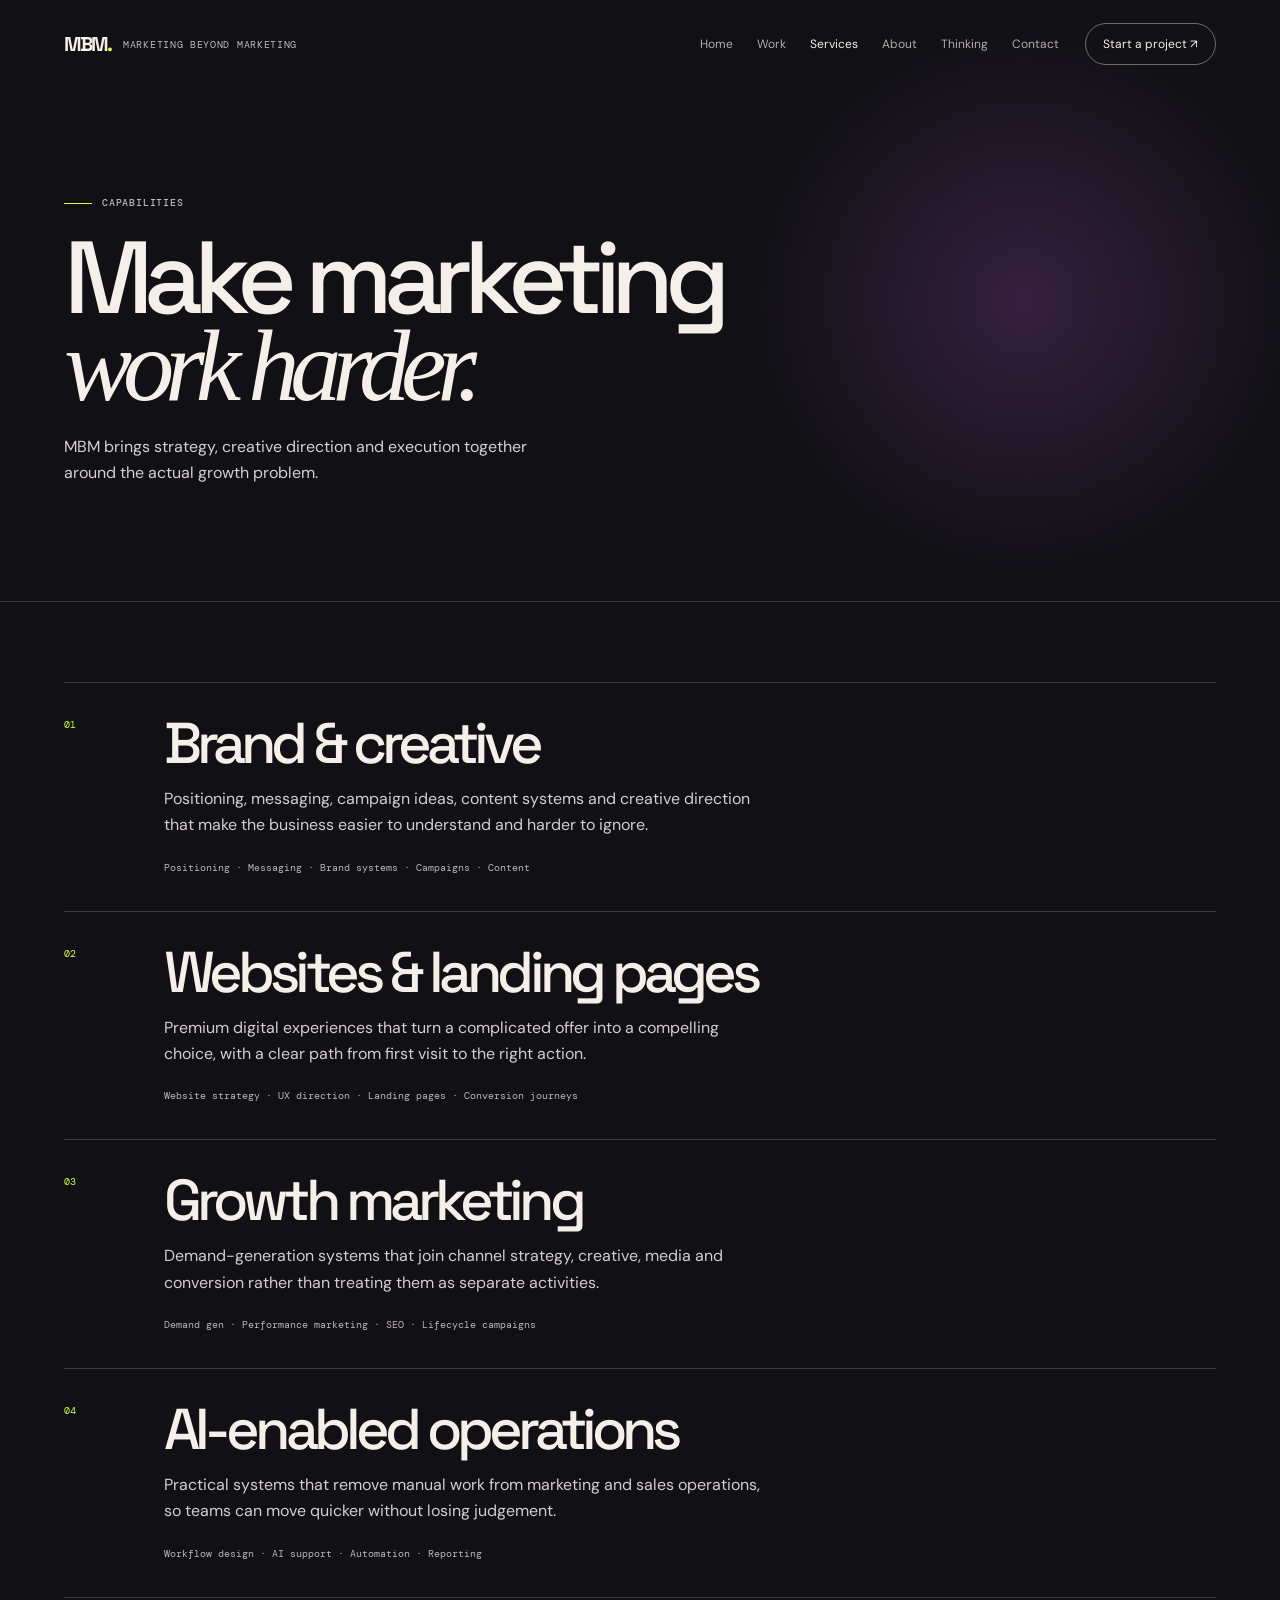
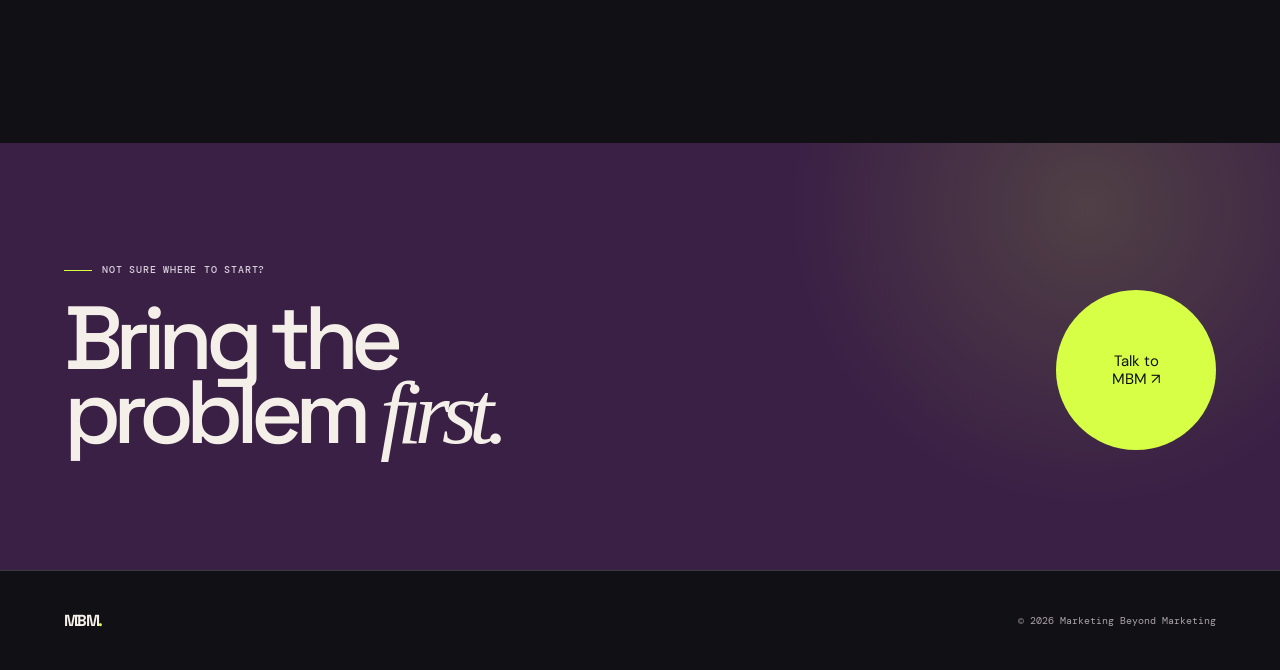
<file: services.html>
<!doctype html>
<html lang="en">
  <head>
    <meta charset="UTF-8" />
    <meta name="viewport" content="width=device-width,initial-scale=1" />
    <title>Services | Marketing Beyond Marketing</title>
    <link rel="preconnect" href="https://fonts.googleapis.com" />
    <link
      href="https://fonts.googleapis.com/css2?family=DM+Mono:wght@400;500&family=DM+Sans:wght@400;500;600&family=Space+Grotesk:wght@400;500;600;700&display=swap"
      rel="stylesheet"
    />
    <link rel="stylesheet" href="styles.css" />
  </head>
  <body>
    <header class="nav shell">
      <a class="brand" href="index.html"
        ><span class="brand-mark">MBM</span
        ><small>Marketing Beyond Marketing</small></a
      ><button
        class="menu-toggle"
        aria-expanded="false"
        aria-controls="site-menu"
      >
        Menu
      </button>
      <nav id="site-menu">
        <a href="index.html">Home</a><a href="work.html">Work</a
        ><a class="active" href="services.html">Services</a
        ><a href="about.html">About</a><a href="thinking.html">Thinking</a
        ><a href="contact.html">Contact</a>
      </nav>
      <a class="nav-cta" href="contact.html">Start a project ↗</a>
    </header>
    <main class="inner-page">
      <section class="page-hero shell">
        <p class="eyebrow"><span></span>Capabilities</p>
        <h1>Make marketing<br /><em>work harder.</em></h1>
        <p>
          MBM brings strategy, creative direction and execution together around
          the actual growth problem.
        </p>
      </section>
      <section class="service-detail shell">
        <article>
          <span>01</span>
          <div>
            <h2>Brand &amp; creative</h2>
            <p>
              Positioning, messaging, campaign ideas, content systems and
              creative direction that make the business easier to understand and
              harder to ignore.
            </p>
            <small
              >Positioning · Messaging · Brand systems · Campaigns ·
              Content</small
            >
          </div>
        </article>
        <article>
          <span>02</span>
          <div>
            <h2>Websites &amp; landing pages</h2>
            <p>
              Premium digital experiences that turn a complicated offer into a
              compelling choice, with a clear path from first visit to the right
              action.
            </p>
            <small
              >Website strategy · UX direction · Landing pages · Conversion
              journeys</small
            >
          </div>
        </article>
        <article>
          <span>03</span>
          <div>
            <h2>Growth marketing</h2>
            <p>
              Demand-generation systems that join channel strategy, creative,
              media and conversion rather than treating them as separate
              activities.
            </p>
            <small
              >Demand gen · Performance marketing · SEO · Lifecycle
              campaigns</small
            >
          </div>
        </article>
        <article>
          <span>04</span>
          <div>
            <h2>AI-enabled operations</h2>
            <p>
              Practical systems that remove manual work from marketing and sales
              operations, so teams can move quicker without losing judgement.
            </p>
            <small>Workflow design · AI support · Automation · Reporting</small>
          </div>
        </article>
      </section>
      <section class="cta-panel shell">
        <div>
          <p class="eyebrow"><span></span>Not sure where to start?</p>
          <h2>Bring the<br />problem <em>first.</em></h2>
        </div>
        <a class="circle-link" href="contact.html">Talk to<br />MBM ↗</a>
      </section>
    </main>
    <footer class="footer shell">
      <a class="brand" href="index.html"><span class="brand-mark">MBM</span></a
      ><span>© 2026 Marketing Beyond Marketing</span>
    </footer>
    <script src="script.js"></script>
  </body>
</html>
</file>
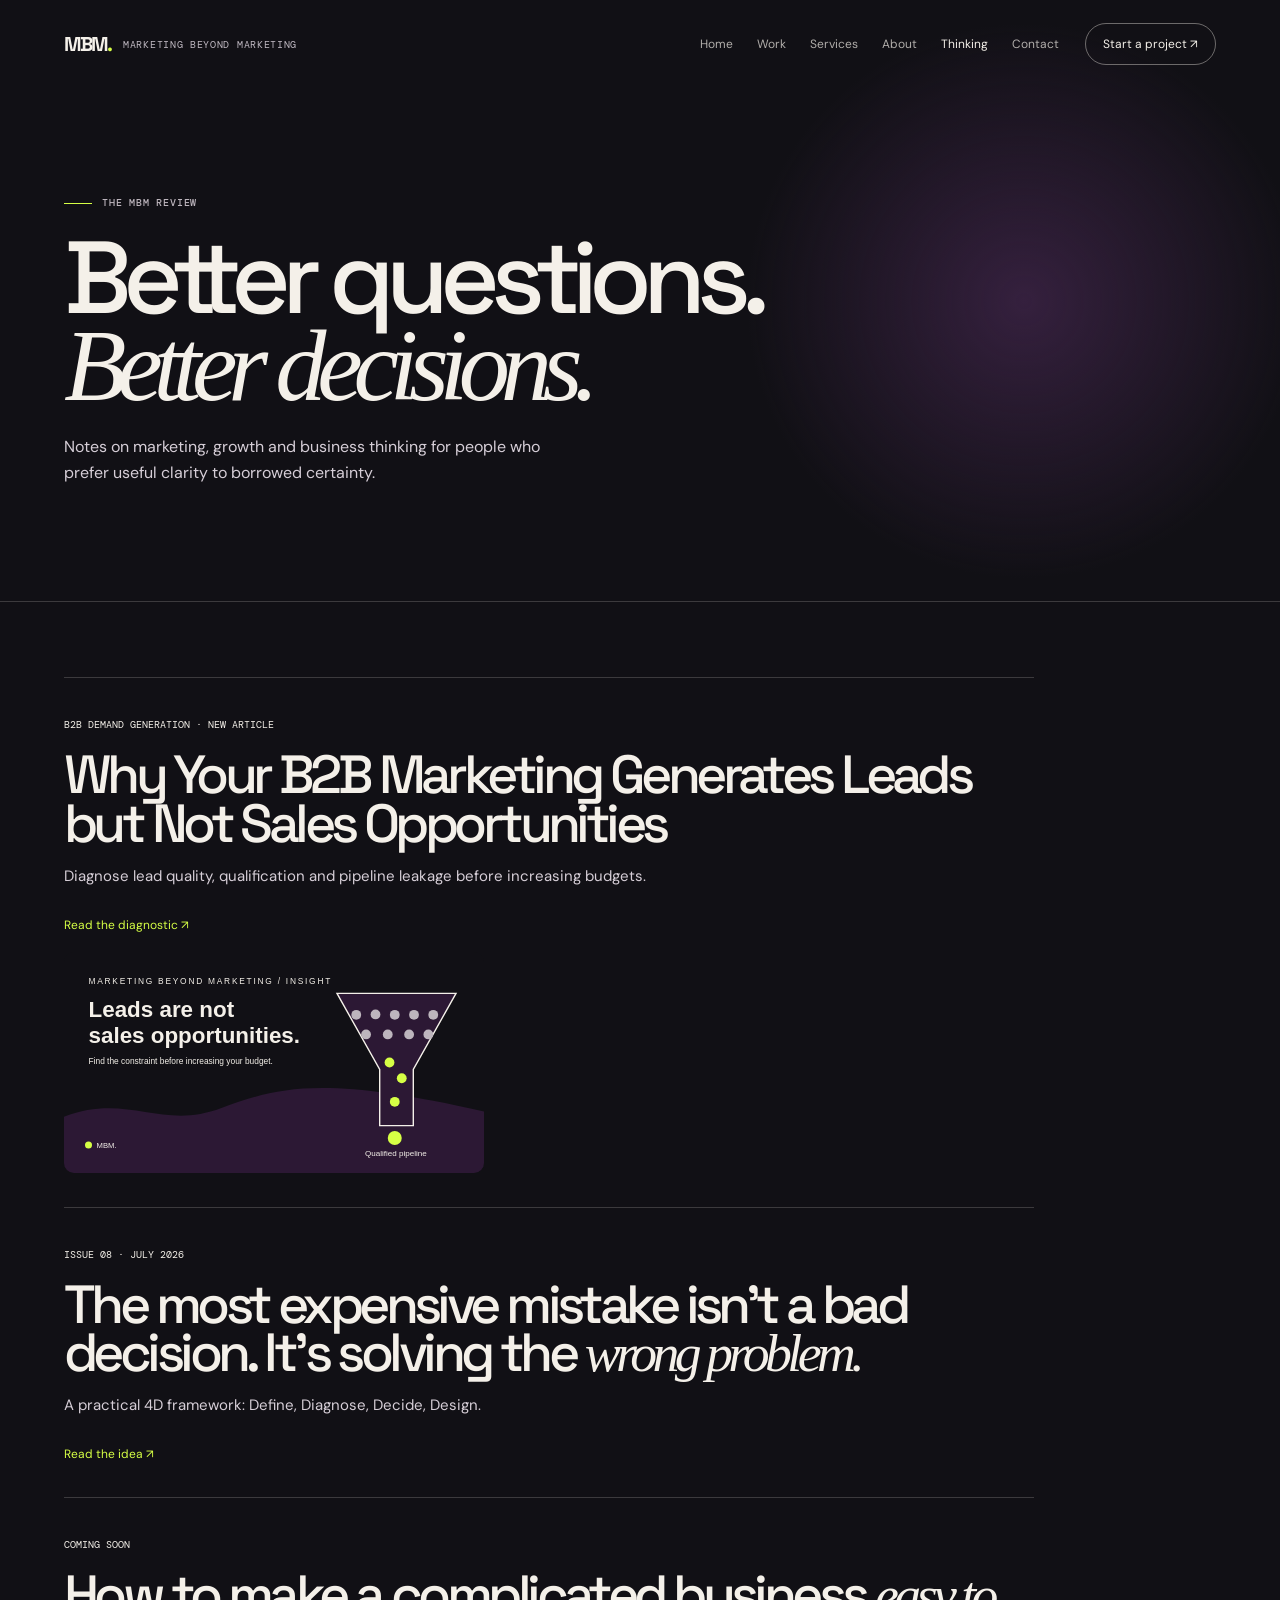
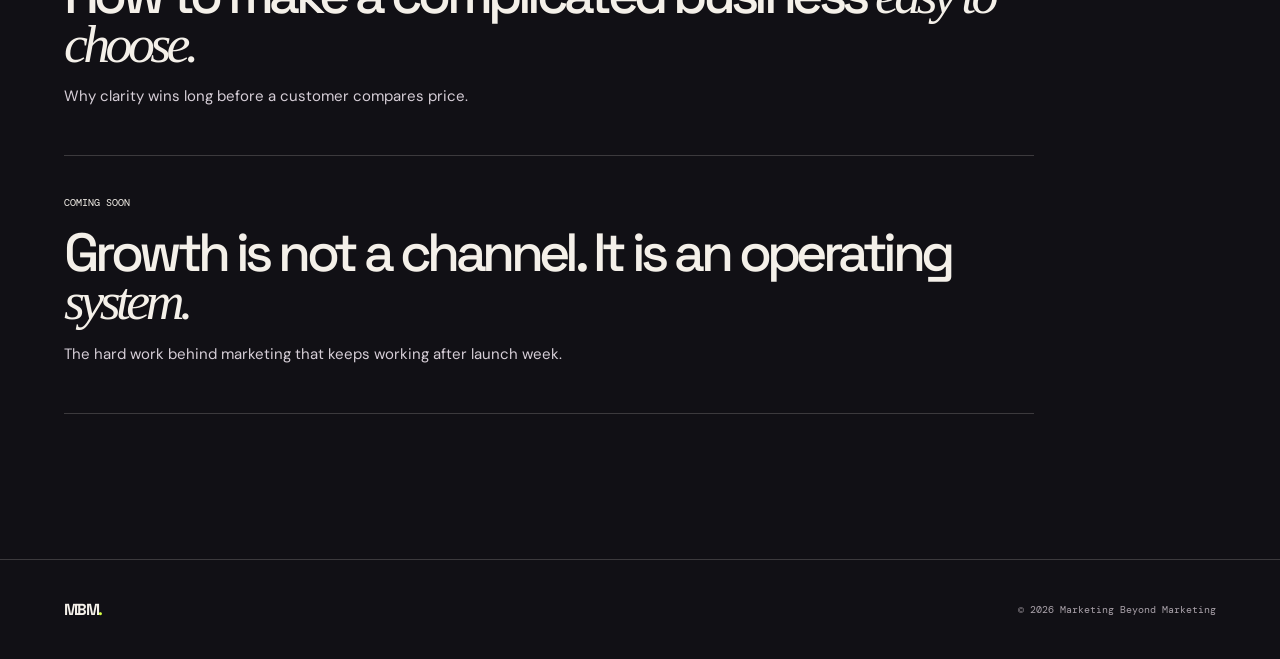
<file: thinking.html>
<!doctype html>
<html lang="en">
  <head>
    <meta charset="UTF-8" />
    <meta name="viewport" content="width=device-width,initial-scale=1" />
    <title>Thinking | Marketing Beyond Marketing</title>
    <link rel="preconnect" href="https://fonts.googleapis.com" />
    <link
      href="https://fonts.googleapis.com/css2?family=DM+Mono:wght@400;500&family=DM+Sans:wght@400;500;600&family=Space+Grotesk:wght@400;500;600;700&display=swap"
      rel="stylesheet"
    />
    <link rel="stylesheet" href="styles.css" />
  </head>
  <body>
    <header class="nav shell">
      <a class="brand" href="index.html"
        ><span class="brand-mark">MBM</span
        ><small>Marketing Beyond Marketing</small></a
      ><button
        class="menu-toggle"
        aria-expanded="false"
        aria-controls="site-menu"
      >
        Menu
      </button>
      <nav id="site-menu">
        <a href="index.html">Home</a><a href="work.html">Work</a
        ><a href="services.html">Services</a><a href="about.html">About</a
        ><a class="active" href="thinking.html">Thinking</a
        ><a href="contact.html">Contact</a>
      </nav>
      <a class="nav-cta" href="contact.html">Start a project ↗</a>
    </header>
    <main class="inner-page">
      <section class="page-hero shell">
        <p class="eyebrow"><span></span>The MBM Review</p>
        <h1>Better questions.<br /><em>Better decisions.</em></h1>
        <p>
          Notes on marketing, growth and business thinking for people who prefer
          useful clarity to borrowed certainty.
        </p>
      </section>
      <section class="writing-list shell">
        <article><span>B2B demand generation · New article</span><h2>Why Your B2B Marketing Generates Leads but Not Sales Opportunities</h2><p>Diagnose lead quality, qualification and pipeline leakage before increasing budgets.</p><a href="b2b-leads-not-converting.html">Read the diagnostic ↗</a><img src="assets/b2b-leads-opportunities-cover.svg" alt="Funnel illustrating how leads narrow into sales opportunities" loading="lazy" style="max-width:420px;width:100%;height:auto;display:block;margin-top:18px;border-radius:10px"></article>
        <article>
          <span>Issue 08 · July 2026</span>
          <h2>
            The most expensive mistake isn’t a bad decision. It’s solving the
            <em>wrong problem.</em>
          </h2>
          <p>A practical 4D framework: Define, Diagnose, Decide, Design.</p>
          <a href="wrong-problem.html">Read the idea ↗</a>
        </article>
        <article>
          <span>Coming soon</span>
          <h2>How to make a complicated business <em>easy to choose.</em></h2>
          <p>Why clarity wins long before a customer compares price.</p>
        </article>
        <article>
          <span>Coming soon</span>
          <h2>Growth is not a channel. It is an operating <em>system.</em></h2>
          <p>
            The hard work behind marketing that keeps working after launch week.
          </p>
        </article>
      </section>
    </main>
    <footer class="footer shell">
      <a class="brand" href="index.html"><span class="brand-mark">MBM</span></a
      ><span>© 2026 Marketing Beyond Marketing</span>
    </footer>
    <script src="script.js"></script>
  </body>
</html>
</file>
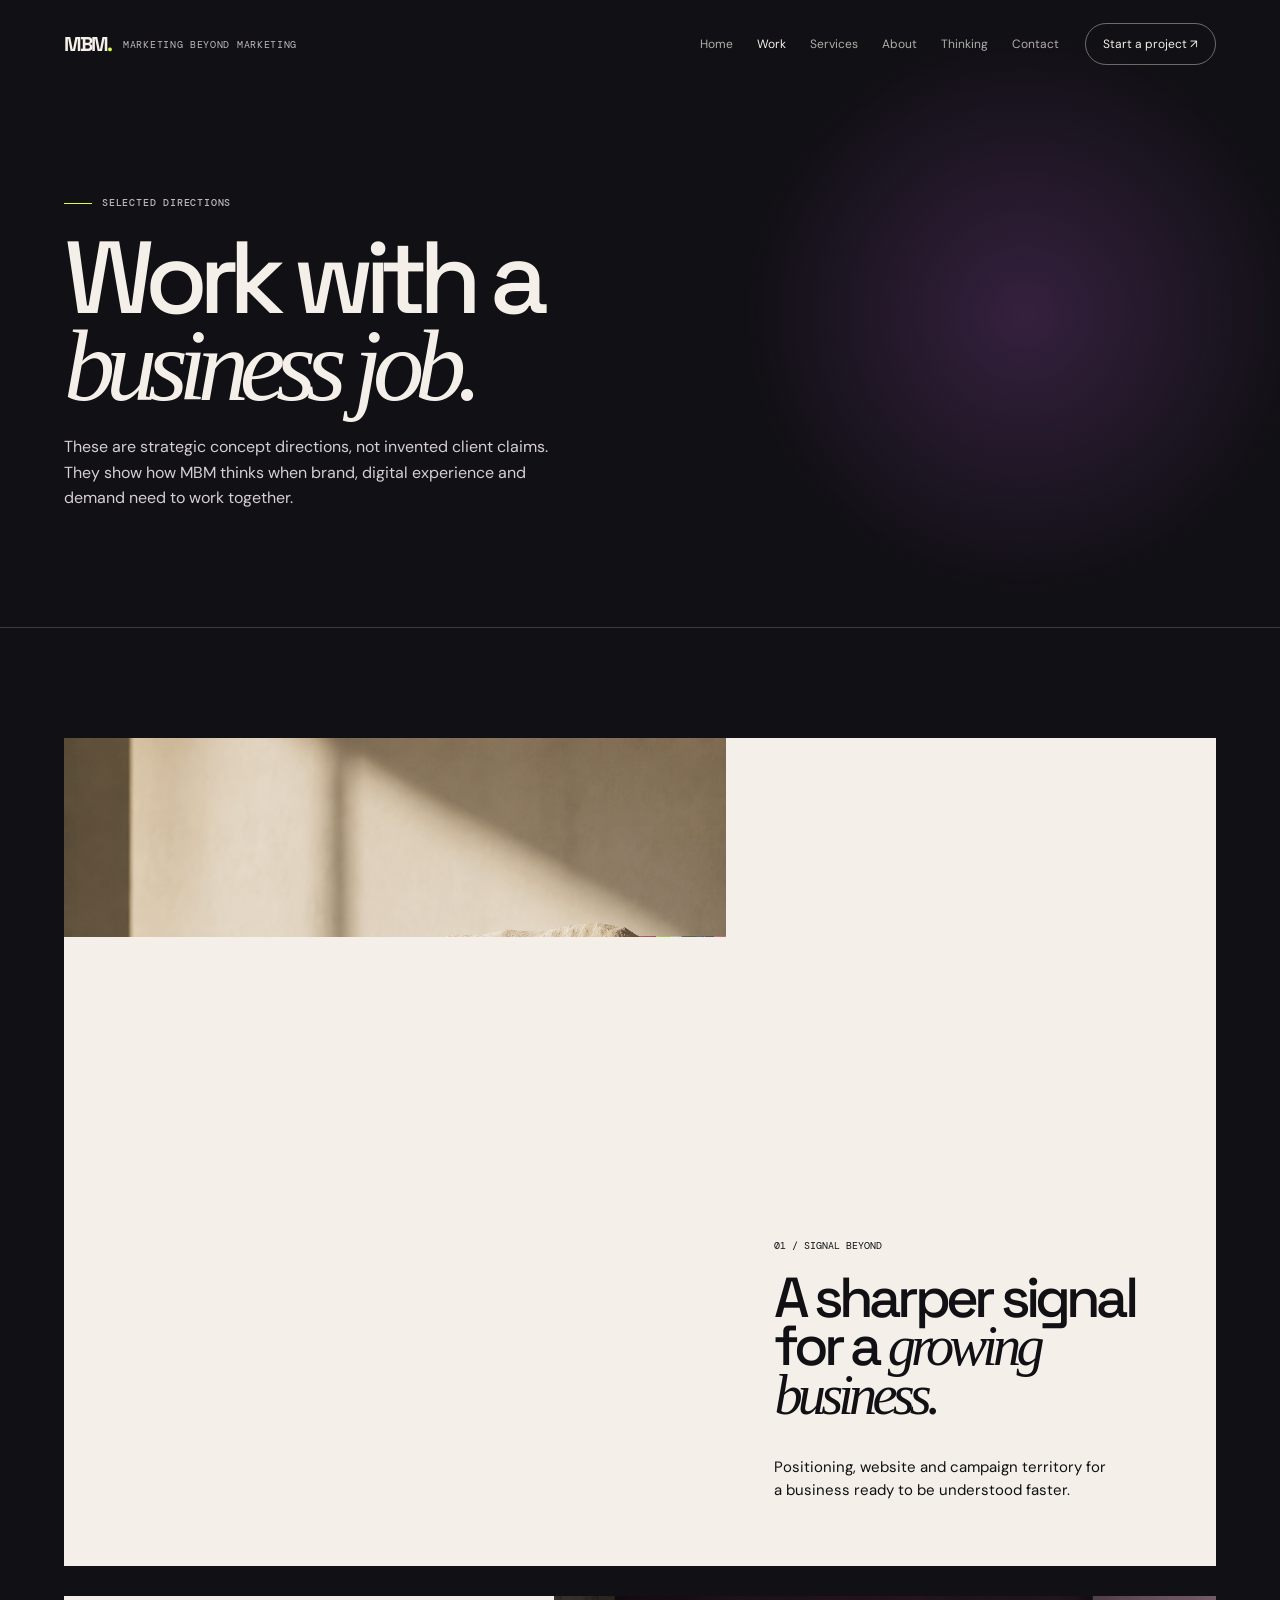
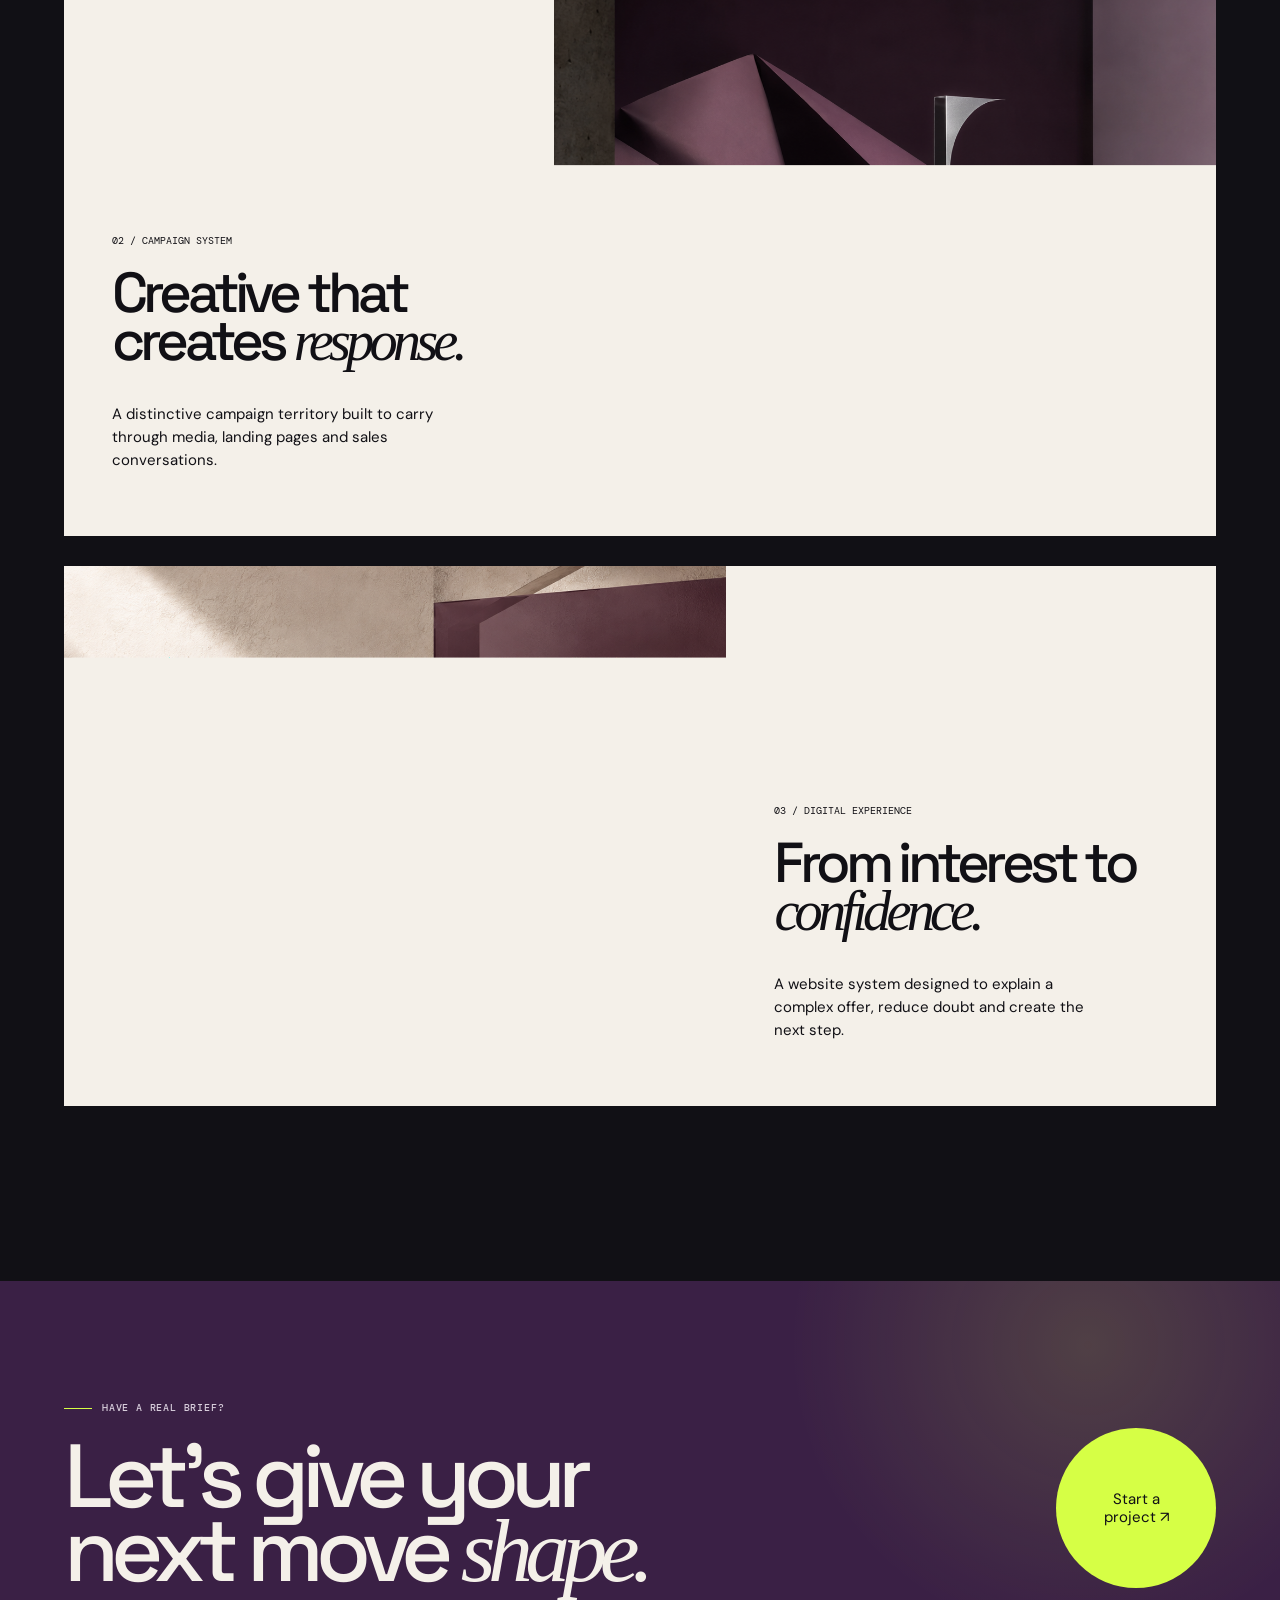
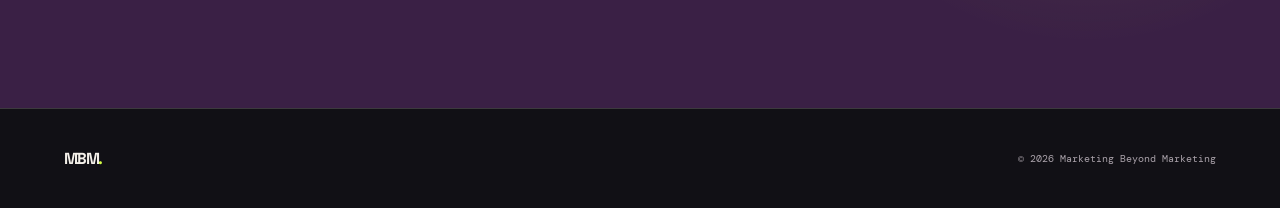
<file: work.html>
<!doctype html>
<html lang="en">
  <head>
    <meta charset="UTF-8" />
    <meta name="viewport" content="width=device-width,initial-scale=1" />
    <title>Work | Marketing Beyond Marketing</title>
    <link rel="preconnect" href="https://fonts.googleapis.com" />
    <link
      href="https://fonts.googleapis.com/css2?family=DM+Mono:wght@400;500&family=DM+Sans:wght@400;500;600&family=Space+Grotesk:wght@400;500;600;700&display=swap"
      rel="stylesheet"
    />
    <link rel="stylesheet" href="styles.css" />
  </head>
  <body>
    <header class="nav shell">
      <a class="brand" href="index.html"
        ><span class="brand-mark">MBM</span
        ><small>Marketing Beyond Marketing</small></a
      ><button
        class="menu-toggle"
        aria-expanded="false"
        aria-controls="site-menu"
      >
        Menu
      </button>
      <nav id="site-menu">
        <a href="index.html">Home</a><a class="active" href="work.html">Work</a
        ><a href="services.html">Services</a><a href="about.html">About</a
        ><a href="thinking.html">Thinking</a><a href="contact.html">Contact</a>
      </nav>
      <a class="nav-cta" href="contact.html">Start a project ↗</a>
    </header>
    <main class="inner-page">
      <section class="page-hero shell">
        <p class="eyebrow"><span></span>Selected directions</p>
        <h1>Work with a<br /><em>business job.</em></h1>
        <p>
          These are strategic concept directions, not invented client claims.
          They show how MBM thinks when brand, digital experience and demand
          need to work together.
        </p>
      </section>
      <section class="gallery shell">
        <article>
          <img
            src="assets/mbm-signal-study-v1.png"
            alt="Signal Beyond brand direction"
          />
          <div>
            <span>01 / Signal Beyond</span>
            <h2>A sharper signal<br />for a <em>growing business.</em></h2>
            <p>
              Positioning, website and campaign territory for a business ready
              to be understood faster.
            </p>
          </div>
        </article>
        <article>
          <img
            src="assets/mbm-campaign-concept-v1.png"
            alt="Campaign concept"
          />
          <div>
            <span>02 / Campaign System</span>
            <h2>Creative that<br />creates <em>response.</em></h2>
            <p>
              A distinctive campaign territory built to carry through media,
              landing pages and sales conversations.
            </p>
          </div>
        </article>
        <article>
          <img src="assets/mbm-web-concept-v1.png" alt="Website concept" />
          <div>
            <span>03 / Digital Experience</span>
            <h2>From interest to<br /><em>confidence.</em></h2>
            <p>
              A website system designed to explain a complex offer, reduce doubt
              and create the next step.
            </p>
          </div>
        </article>
      </section>
      <section class="cta-panel shell">
        <div>
          <p class="eyebrow"><span></span>Have a real brief?</p>
          <h2>Let’s give your<br />next move <em>shape.</em></h2>
        </div>
        <a class="circle-link" href="contact.html">Start a<br />project ↗</a>
      </section>
    </main>
    <footer class="footer shell">
      <a class="brand" href="index.html"><span class="brand-mark">MBM</span></a
      ><span>© 2026 Marketing Beyond Marketing</span>
    </footer>
    <script src="script.js"></script>
  </body>
</html>
</file>
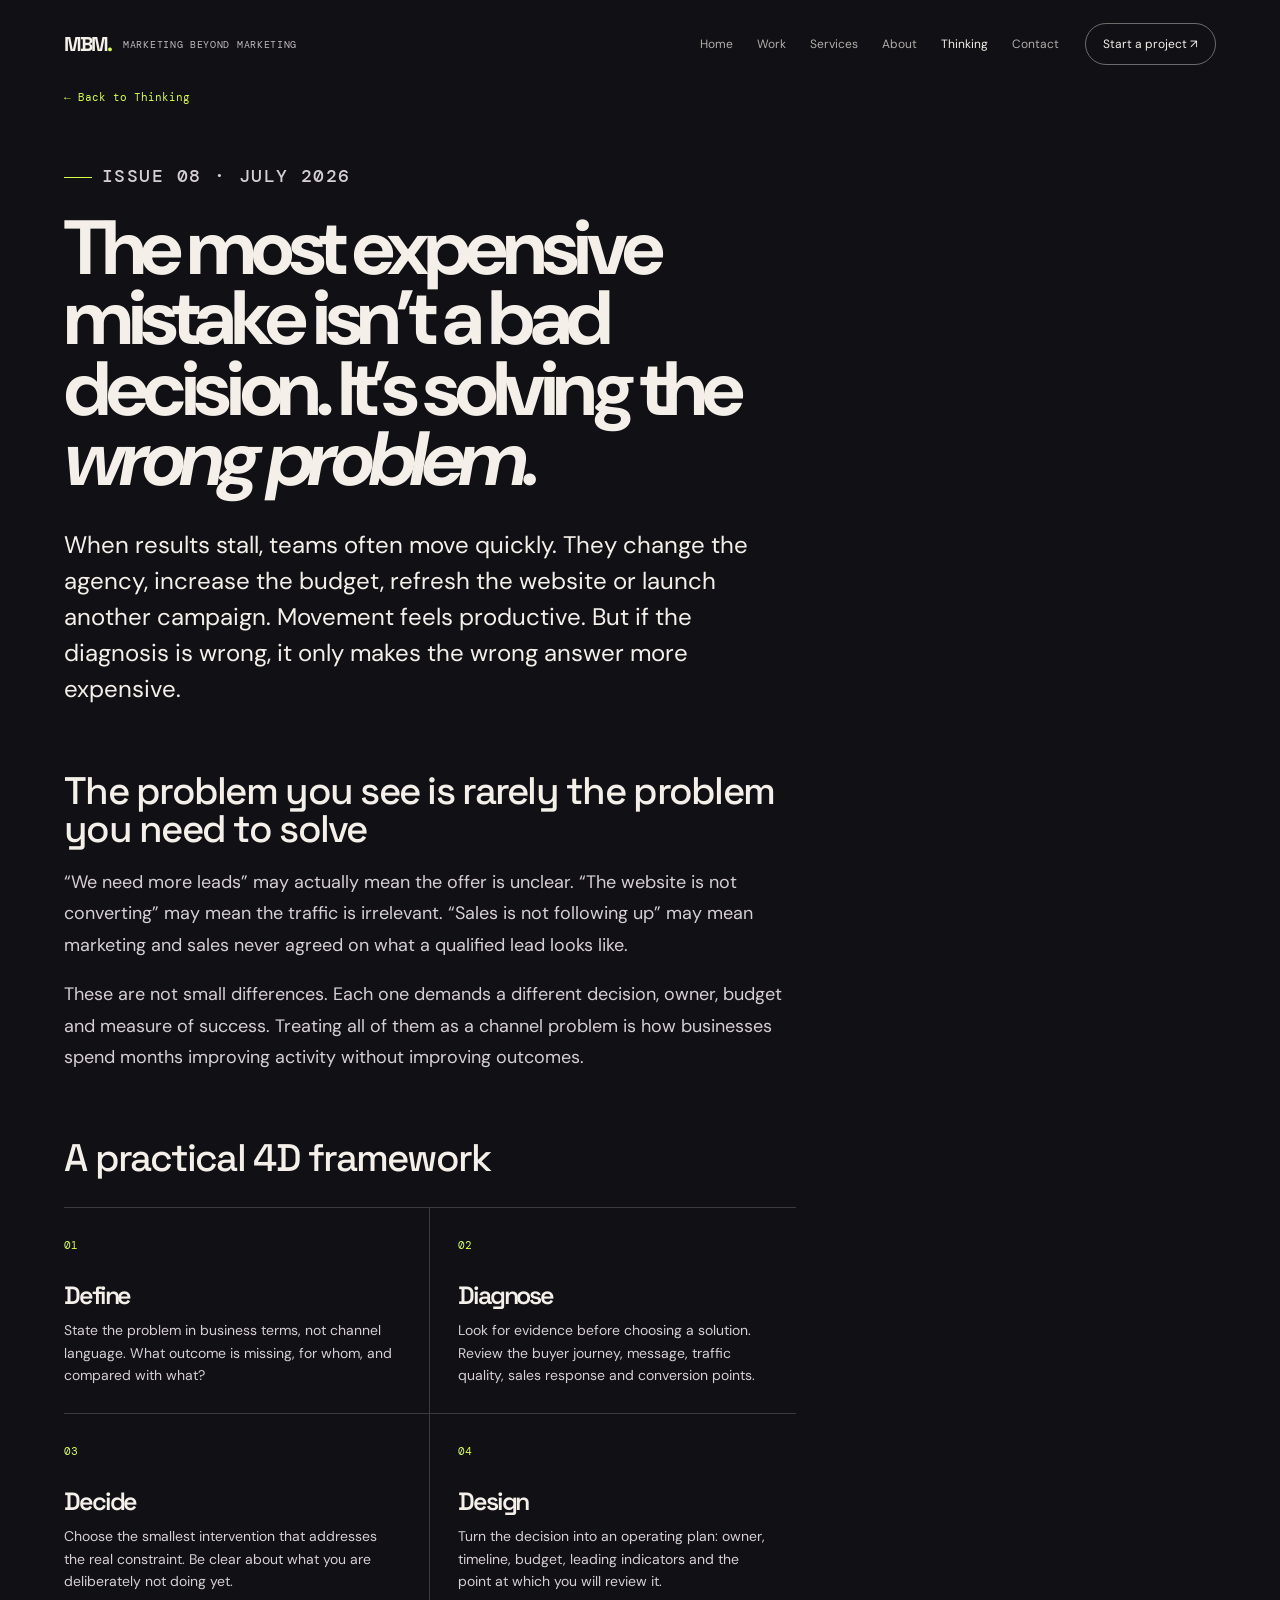
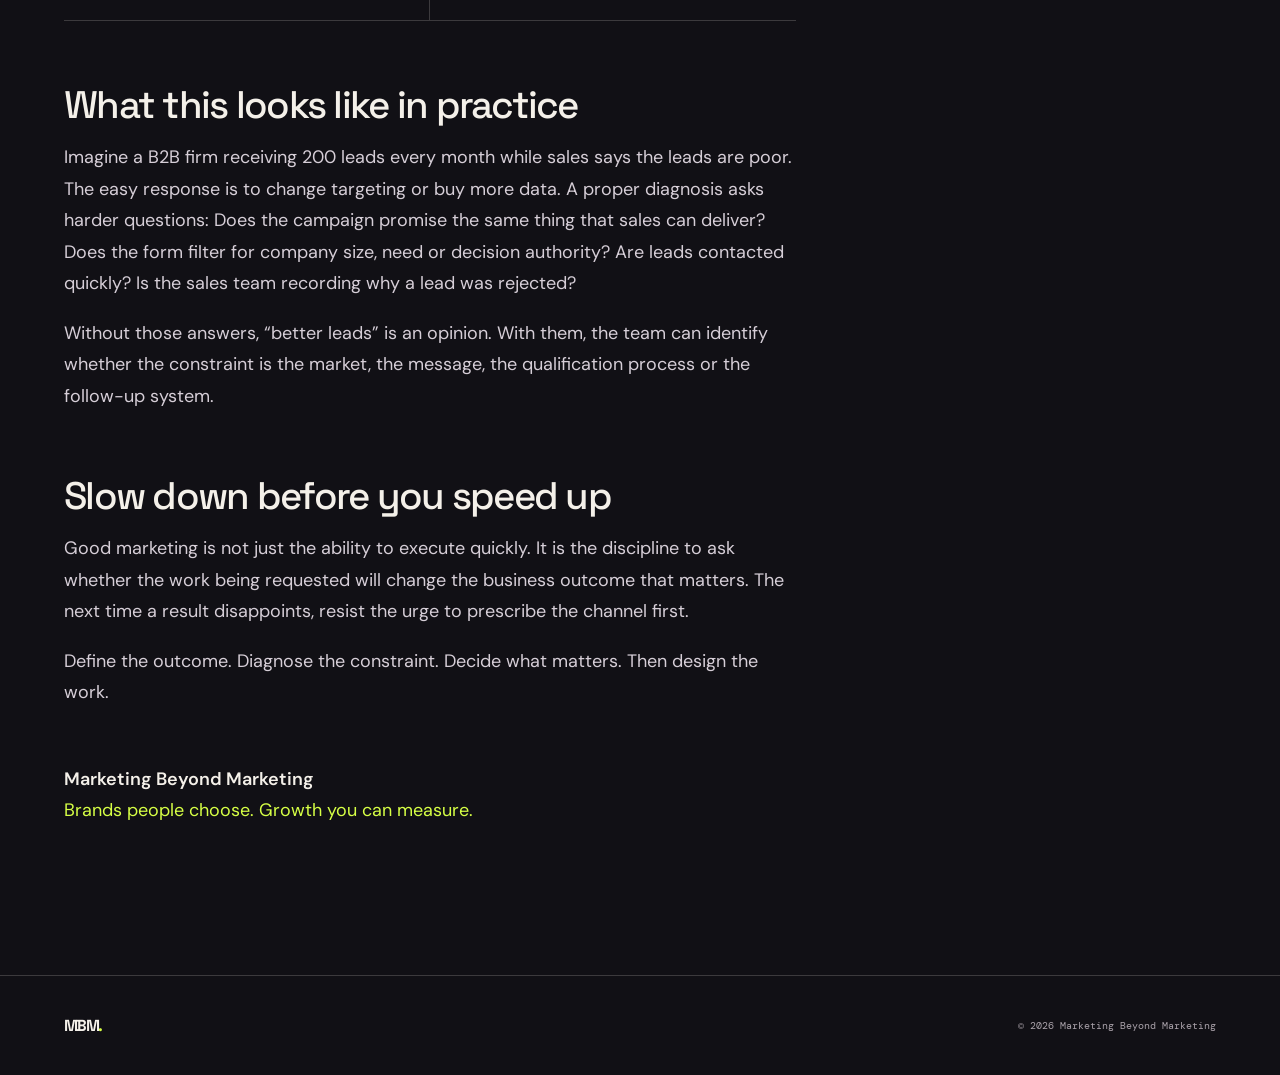
<file: wrong-problem.html>
<!doctype html>
<html lang="en">
  <head>
    <meta charset="UTF-8" />
    <meta name="viewport" content="width=device-width,initial-scale=1" />
    <meta name="description" content="A practical framework for making better marketing and business decisions by diagnosing the real problem first." />
    <title>The Wrong Problem | Marketing Beyond Marketing</title>
    <link rel="preconnect" href="https://fonts.googleapis.com" />
    <link href="https://fonts.googleapis.com/css2?family=DM+Mono:wght@400;500&family=DM+Sans:wght@400;500;600&family=Space+Grotesk:wght@400;500;600;700&display=swap" rel="stylesheet" />
    <link rel="stylesheet" href="styles.css" />
  </head>
  <body>
    <header class="nav shell">
      <a class="brand" href="index.html"><span class="brand-mark">MBM</span><small>Marketing Beyond Marketing</small></a>
      <button class="menu-toggle" aria-expanded="false" aria-controls="site-menu">Menu</button>
      <nav id="site-menu">
        <a href="index.html">Home</a><a href="work.html">Work</a><a href="services.html">Services</a><a href="about.html">About</a><a class="active" href="thinking.html">Thinking</a><a href="contact.html">Contact</a>
      </nav>
      <a class="nav-cta" href="contact.html">Start a project ↗</a>
    </header>
    <main class="article-page">
      <article class="article shell">
        <a class="back-link" href="thinking.html">← Back to Thinking</a>
        <p class="eyebrow"><span></span>Issue 08 · July 2026</p>
        <h1>The most expensive mistake isn’t a bad decision. It’s solving the <em>wrong problem.</em></h1>
        <p class="article-intro">When results stall, teams often move quickly. They change the agency, increase the budget, refresh the website or launch another campaign. Movement feels productive. But if the diagnosis is wrong, it only makes the wrong answer more expensive.</p>

        <h2>The problem you see is rarely the problem you need to solve</h2>
        <p>“We need more leads” may actually mean the offer is unclear. “The website is not converting” may mean the traffic is irrelevant. “Sales is not following up” may mean marketing and sales never agreed on what a qualified lead looks like.</p>
        <p>These are not small differences. Each one demands a different decision, owner, budget and measure of success. Treating all of them as a channel problem is how businesses spend months improving activity without improving outcomes.</p>

        <h2>A practical 4D framework</h2>
        <section class="framework-grid">
          <div><span>01</span><h3>Define</h3><p>State the problem in business terms, not channel language. What outcome is missing, for whom, and compared with what?</p></div>
          <div><span>02</span><h3>Diagnose</h3><p>Look for evidence before choosing a solution. Review the buyer journey, message, traffic quality, sales response and conversion points.</p></div>
          <div><span>03</span><h3>Decide</h3><p>Choose the smallest intervention that addresses the real constraint. Be clear about what you are deliberately not doing yet.</p></div>
          <div><span>04</span><h3>Design</h3><p>Turn the decision into an operating plan: owner, timeline, budget, leading indicators and the point at which you will review it.</p></div>
        </section>

        <h2>What this looks like in practice</h2>
        <p>Imagine a B2B firm receiving 200 leads every month while sales says the leads are poor. The easy response is to change targeting or buy more data. A proper diagnosis asks harder questions: Does the campaign promise the same thing that sales can deliver? Does the form filter for company size, need or decision authority? Are leads contacted quickly? Is the sales team recording why a lead was rejected?</p>
        <p>Without those answers, “better leads” is an opinion. With them, the team can identify whether the constraint is the market, the message, the qualification process or the follow-up system.</p>

        <h2>Slow down before you speed up</h2>
        <p>Good marketing is not just the ability to execute quickly. It is the discipline to ask whether the work being requested will change the business outcome that matters. The next time a result disappoints, resist the urge to prescribe the channel first.</p>
        <p>Define the outcome. Diagnose the constraint. Decide what matters. Then design the work.</p>
        <p class="article-signoff">Marketing Beyond Marketing<br /><span>Brands people choose. Growth you can measure.</span></p>
      </article>
    </main>
    <footer class="footer shell"><a class="brand" href="index.html"><span class="brand-mark">MBM</span></a><span>© 2026 Marketing Beyond Marketing</span></footer>
    <script src="script.js"></script>
  </body>
</html>
</file>
<file: styles.css>
:root {
  --ink: #111015;
  --plum: #2c1834;
  --paper: #f4f0e9;
  --lime: #d6ff45;
  --muted: #bdb5bd;
  --line: rgba(244, 240, 233, 0.19);
  --serif: Georgia, "Times New Roman", serif;
}

* {
  box-sizing: border-box;
}
html {
  scroll-behavior: smooth;
}
body {
  margin: 0;
  background: var(--ink);
  color: var(--paper);
  font-family: "DM Sans", sans-serif;
  overflow-x: hidden;
}
.shell {
  padding-left: 5vw;
  padding-right: 5vw;
}
.grain {
  position: fixed;
  inset: 0;
  z-index: 50;
  opacity: 0.035;
  pointer-events: none;
  background-image: url("data:image/svg+xml,%3Csvg viewBox='0 0 180 180' xmlns='http://www.w3.org/2000/svg'%3E%3Cfilter id='n'%3E%3CfeTurbulence baseFrequency='.8' numOctaves='3' stitchTiles='stitch'/%3E%3C/filter%3E%3Crect width='100%25' height='100%25' filter='url(%23n)'/%3E%3C/svg%3E");
}
.nav {
  height: 88px;
  display: flex;
  align-items: center;
  gap: 26px;
  position: absolute;
  inset: 0 0 auto;
  z-index: 10;
}
.brand {
  color: var(--paper);
  text-decoration: none;
  display: flex;
  align-items: center;
  gap: 12px;
}
.brand-mark {
  font:
    700 20px "Space Grotesk",
    sans-serif;
  letter-spacing: -0.1em;
}
.brand-mark::after {
  content: ".";
  color: var(--lime);
}
.brand small {
  font:
    10px "DM Mono",
    monospace;
  text-transform: uppercase;
  letter-spacing: 0.07em;
  color: #bfb8c1;
}
.nav nav {
  display: flex;
  gap: 24px;
  margin-left: auto;
}
.nav nav a,
.footer a {
  font-size: 12px;
  color: var(--paper);
  text-decoration: none;
}
.nav nav a {
  opacity: 0.7;
}
.nav nav a:hover,
.nav nav a.active {
  opacity: 1;
}
.nav-cta,
.button {
  display: inline-flex;
  align-items: center;
  gap: 12px;
  text-decoration: none;
  border-radius: 99px;
  padding: 12px 17px;
  font-size: 12px;
}
.nav-cta {
  color: var(--paper);
  border: 1px solid rgba(244, 240, 233, 0.4);
}
.button b,
.nav-cta b {
  font-size: 16px;
  font-weight: 400;
}
.menu-toggle {
  display: none;
}
.hero {
  min-height: 100svh;
  padding-top: 140px;
  padding-bottom: 34px;
  position: relative;
  display: flex;
  align-items: center;
  border-bottom: 1px solid var(--line);
  overflow: hidden;
}
.hero-copy {
  width: 68%;
  z-index: 2;
  position: relative;
}
.eyebrow {
  margin: 0;
  font:
    500 10px "DM Mono",
    monospace;
  text-transform: uppercase;
  letter-spacing: 0.08em;
  color: var(--muted);
}
.eyebrow span {
  width: 28px;
  height: 1px;
  background: var(--lime);
  display: inline-block;
  margin-right: 10px;
  vertical-align: middle;
}
.hero h1,
h2,
h3 {
  font-family: "Space Grotesk", sans-serif;
  letter-spacing: -0.085em;
  font-weight: 500;
}
.hero h1 {
  font-size: clamp(58px, 8.2vw, 132px);
  line-height: 0.86;
  margin: 25px 0 27px;
  max-width: 980px;
}
.hero h1 em,
h2 em,
h3 em {
  font-family: var(--serif);
  font-weight: 400;
}
.hero h1 strong {
  color: var(--lime);
  font-weight: 500;
}
.hero-intro {
  max-width: 460px;
  color: #d1c9d3;
  line-height: 1.62;
  font-size: 16px;
}
.hero-actions {
  display: flex;
  align-items: center;
  gap: 28px;
  margin-top: 34px;
}
.lime {
  color: var(--ink);
  background: var(--lime);
  font-weight: 600;
}
.outline {
  color: var(--paper);
  border: 1px solid rgba(244, 240, 233, 0.45);
}
.text-arrow {
  color: var(--paper);
  text-decoration: none;
  border-bottom: 1px solid #82788a;
  padding-bottom: 8px;
  font-size: 12px;
}
.text-arrow b {
  font-size: 16px;
  font-weight: 400;
  margin-left: 26px;
}
.hero-visual {
  position: absolute;
  inset: 0 0 0 auto;
  width: 58%;
  background: var(--plum);
}
.hero-visual::after {
  content: "";
  position: absolute;
  inset: 0;
  background:
    linear-gradient(90deg, var(--ink), transparent 50%),
    linear-gradient(0deg, rgba(17, 16, 21, 0.65), transparent 55%);
}
.hero-visual img {
  width: 100%;
  height: 100%;
  object-fit: cover;
}
.hero-index {
  position: absolute;
  z-index: 2;
  bottom: 34px;
  left: 5vw;
  right: 5vw;
  display: flex;
  justify-content: space-between;
  color: #a8a0ac;
  font:
    9px "DM Mono",
    monospace;
}
.statement {
  background: var(--paper);
  color: var(--ink);
  padding: 148px 0;
}
.eyebrow.dark {
  color: #665f64;
}
.eyebrow.dark span {
  background: var(--plum);
}
.statement-grid {
  display: grid;
  grid-template-columns: 1.3fr 0.7fr;
  gap: 8vw;
  align-items: end;
  margin-top: 28px;
}
.statement h2 {
  font-size: clamp(43px, 6.2vw, 98px);
  line-height: 0.91;
  margin: 0;
}
.statement-grid > div {
  border-top: 1px solid #bdb6ad;
  padding-top: 18px;
}
.statement-grid p {
  font-size: 16px;
  line-height: 1.62;
  margin: 0 0 34px;
}
.dark-link {
  color: var(--ink);
  border-color: #7a7470;
}
.section-label {
  display: flex;
  justify-content: space-between;
  align-items: start;
  gap: 25px;
}
.caption {
  max-width: 270px;
  margin: 0;
  color: var(--muted);
  font-size: 13px;
  line-height: 1.55;
}
.feature {
  padding-top: 142px;
  padding-bottom: 90px;
}
.feature-card {
  display: grid;
  grid-template-columns: 1.03fr 0.97fr;
  min-height: 655px;
  margin-top: 43px;
  background: #e7dfd4;
  color: var(--ink);
}
.feature-image {
  overflow: hidden;
  background: #d6cfca;
}
.feature-image img {
  width: 100%;
  height: 100%;
  object-fit: cover;
}
.feature-copy {
  padding: 48px;
  display: flex;
  flex-direction: column;
  justify-content: end;
}
.feature-copy > span,
.work-card span {
  font:
    10px "DM Mono",
    monospace;
  text-transform: uppercase;
}
.feature-copy h2 {
  font-size: clamp(48px, 5.4vw, 86px);
  line-height: 0.84;
  margin: 25px 0;
}
.feature-copy p {
  max-width: 340px;
  font-size: 15px;
  line-height: 1.55;
}
.tags {
  display: flex;
  flex-wrap: wrap;
  gap: 8px;
  margin-top: 38px;
}
.tags b {
  font:
    10px "DM Mono",
    monospace;
  border: 1px solid #8c8580;
  border-radius: 20px;
  padding: 8px 10px;
  font-weight: 400;
}
.split-work {
  display: grid;
  grid-template-columns: 1fr 1fr;
  gap: 22px;
  padding-bottom: 145px;
}
.work-card {
  position: relative;
  min-height: 610px;
  overflow: hidden;
  background: var(--plum);
}
.work-card.offset {
  transform: translateY(90px);
}
.work-card::after {
  content: "";
  position: absolute;
  inset: 0;
  background: linear-gradient(0deg, rgba(14, 10, 16, 0.82), transparent 60%);
}
.work-card img {
  width: 100%;
  height: 100%;
  position: absolute;
  object-fit: cover;
}
.work-card > div {
  position: absolute;
  z-index: 2;
  bottom: 35px;
  left: 35px;
  right: 35px;
}
.work-card h3 {
  font-size: clamp(35px, 4vw, 63px);
  line-height: 0.86;
  margin: 20px 0 26px;
}
.work-card a {
  color: var(--paper);
  font-size: 12px;
  text-decoration: none;
}
.capabilities {
  padding: 140px 0;
  background: #291831;
}
.capability-grid {
  display: grid;
  grid-template-columns: repeat(4, 1fr);
  margin-top: 54px;
  border-top: 1px solid var(--line);
}
.capability-grid a {
  min-height: 235px;
  padding: 19px 18px 15px;
  border-right: 1px solid var(--line);
  display: flex;
  flex-direction: column;
  text-decoration: none;
  color: var(--paper);
  transition: background 0.25s;
}
.capability-grid a:first-child {
  border-left: 1px solid var(--line);
}
.capability-grid a:hover {
  background: #3a2244;
}
.capability-grid span {
  font:
    10px "DM Mono",
    monospace;
  color: var(--muted);
}
.capability-grid h3 {
  font-size: 26px;
  line-height: 0.9;
  margin: auto 0 0;
}
.capability-grid i {
  align-self: end;
  font-style: normal;
  color: var(--lime);
  font-size: 22px;
}
.founder {
  padding-top: 150px;
  padding-bottom: 150px;
  display: grid;
  grid-template-columns: 0.55fr 1.15fr 0.55fr;
  gap: 5vw;
  align-items: end;
  background: radial-gradient(circle at 12% 50%, #3d2348, transparent 20%);
}
.founder-count {
  font:
    600 clamp(128px, 16vw, 245px) "Space Grotesk",
    sans-serif;
  letter-spacing: -0.14em;
  color: var(--lime);
  line-height: 0.7;
}
.founder-count span {
  font: clamp(38px, 4vw, 70px) var(--serif);
  vertical-align: top;
}
.founder h2 {
  font-size: clamp(42px, 5.2vw, 80px);
  line-height: 0.88;
  margin: 23px 0;
}
.founder div > p:not(.eyebrow) {
  font-size: 15px;
  line-height: 1.65;
  color: #d5ced7;
  max-width: 540px;
}
.founder .button {
  margin-top: 24px;
}
.credential-list {
  border-top: 1px solid var(--line);
  padding-top: 16px;
  display: grid;
  gap: 23px;
}
.credential-list span {
  font:
    10px "DM Mono",
    monospace;
  color: var(--muted);
  line-height: 1.5;
}
.credential-list b {
  font:
    500 12px "DM Sans",
    sans-serif;
  color: var(--paper);
}
.cta-panel {
  padding-top: 120px;
  padding-bottom: 120px;
  background:
    radial-gradient(circle at 85% 15%, rgba(214, 255, 69, 0.14), transparent 26%),
    #3a2045;
  display: flex;
  justify-content: space-between;
  align-items: end;
}
.cta-panel .eyebrow {
  color: #d8cedc;
}
.cta-panel .eyebrow span {
  background: var(--lime);
}
.cta-panel h2 {
  font-size: clamp(53px, 7vw, 110px);
  line-height: 0.83;
  margin: 25px 0 0;
}
.circle-link {
  width: 160px;
  height: 160px;
  background: var(--lime);
  border-radius: 50%;
  display: grid;
  place-items: center;
  text-align: center;
  color: var(--ink);
  font-size: 15px;
  line-height: 1.2;
  text-decoration: none;
  transition: transform 0.25s;
}
.circle-link:hover {
  transform: rotate(-8deg) scale(1.04);
}
.circle-link b {
  font-size: 22px;
  font-weight: 400;
}
.footer {
  min-height: 100px;
  display: flex;
  align-items: center;
  justify-content: space-between;
  gap: 25px;
  border-top: 1px solid var(--line);
  font:
    10px "DM Mono",
    monospace;
  color: #aaa2aa;
}
.footer > div {
  display: flex;
  gap: 18px;
}
.footer a {
  font-size: 10px;
}
.footer .brand-mark {
  font-size: 16px;
}
.footer .brand small {
  display: none;
}
.inner-page {
  padding-top: 1px;
}
.page-hero {
  padding-top: 195px;
  padding-bottom: 100px;
  min-height: 570px;
  border-bottom: 1px solid var(--line);
  background: radial-gradient(circle at 80% 50%, #35203e, transparent 26%);
}
.page-hero h1 {
  font:
    500 clamp(56px, 8vw, 124px) / 0.85 "Space Grotesk",
    sans-serif;
  letter-spacing: -0.09em;
  margin: 25px 0;
}
.page-hero h1 em {
  font-family: var(--serif);
  font-weight: 400;
}
.page-hero > p:last-child {
  max-width: 500px;
  color: #d6ced7;
  font-size: 16px;
  line-height: 1.6;
}
.gallery {
  padding-top: 110px;
  padding-bottom: 145px;
}
.gallery article {
  display: grid;
  grid-template-columns: 1.15fr 0.85fr;
  min-height: 540px;
  margin-bottom: 30px;
  background: var(--paper);
  color: var(--ink);
}
.gallery article:nth-child(even) {
  grid-template-columns: 0.85fr 1.15fr;
}
.gallery article:nth-child(even) img {
  order: 2;
}
.gallery img {
  width: 100%;
  height: 100%;
  object-fit: cover;
}
.gallery article > div {
  padding: 48px;
  display: flex;
  flex-direction: column;
  justify-content: end;
}
.gallery span,
.writing-list span {
  font:
    10px "DM Mono",
    monospace;
  text-transform: uppercase;
}
.gallery h2 {
  font-size: clamp(38px, 4.4vw, 70px);
  line-height: 0.86;
  margin: 22px 0;
}
.gallery p {
  font-size: 15px;
  line-height: 1.55;
  max-width: 340px;
}
.service-detail {
  padding-top: 80px;
  padding-bottom: 145px;
}
.service-detail article {
  display: grid;
  grid-template-columns: 70px 1fr;
  gap: 30px;
  padding: 35px 0;
  border-top: 1px solid var(--line);
}
.service-detail article:last-child {
  border-bottom: 1px solid var(--line);
}
.service-detail article > span {
  font:
    10px "DM Mono",
    monospace;
  color: var(--lime);
}
.service-detail h2 {
  font-size: clamp(32px, 4.5vw, 65px);
  margin: 0 0 16px;
  line-height: 0.9;
}
.service-detail p {
  max-width: 600px;
  color: #d4ccd6;
  font-size: 16px;
  line-height: 1.65;
}
.service-detail small {
  color: var(--muted);
  font:
    10px "DM Mono",
    monospace;
}
.about-story {
  padding-top: 110px;
  padding-bottom: 140px;
  display: grid;
  grid-template-columns: 0.7fr 1.3fr;
  gap: 9vw;
  align-items: end;
}
.about-story h2 {
  font-size: clamp(43px, 5.7vw, 86px);
  line-height: 0.87;
  margin: 25px 0;
}
.about-story p:not(.eyebrow) {
  max-width: 570px;
  color: #d6ced7;
  font-size: 16px;
  line-height: 1.65;
}
.about-story .credentials {
  border-top: 1px solid var(--line);
  padding-top: 18px;
  margin-top: 38px;
  font:
    10px "DM Mono",
    monospace;
}
.writing-list {
  padding-top: 75px;
  padding-bottom: 145px;
}
.writing-list article {
  padding: 34px 0;
  border-top: 1px solid var(--line);
  max-width: 970px;
}
.writing-list article:last-child {
  border-bottom: 1px solid var(--line);
}
.writing-list h2 {
  font-size: clamp(32px, 4.2vw, 65px);
  line-height: 0.9;
  margin: 18px 0;
}
.writing-list p {
  color: #d6ced7;
  font-size: 15px;
}
.writing-list a {
  display: inline-block;
  margin-top: 16px;
  color: var(--lime);
  font-size: 12px;
  text-decoration: none;
}
.contact-panel {
  min-height: 390px;
  padding-top: 50px;
  padding-bottom: 130px;
  display: grid;
  grid-template-columns: 1.15fr 0.85fr;
  gap: 7vw;
}
.contact-panel > div {
  border-top: 1px solid var(--line);
  padding-top: 18px;
}
.contact-panel a {
  display: block;
  color: var(--lime);
  font:
    clamp(19px, 1.85vw, 30px) / 1.12 "Space Grotesk",
    sans-serif;
  letter-spacing: -0.035em;
  text-decoration: none;
  margin-top: 35px;
  overflow-wrap: anywhere;
}
.contact-panel p:last-child {
  color: #d6ced7;
  font-size: 16px;
  line-height: 1.65;
  max-width: 380px;
  margin-top: 35px;
}
.contact-form {
  border-top: 1px solid var(--line);
  padding-top: 18px;
}
.contact-form label {
  display: block;
  margin: 22px 0 8px;
  color: #d6ced7;
  font-size: 13px;
}
.contact-form input,
.contact-form textarea {
  width: 100%;
  box-sizing: border-box;
  border: 1px solid rgba(244, 240, 233, 0.26);
  border-radius: 0;
  background: rgba(244, 240, 233, 0.04);
  color: var(--paper);
  font: 400 15px "DM Sans", sans-serif;
  padding: 13px 14px;
}
.contact-form textarea { resize: vertical; min-height: 135px; }
.contact-form input:focus,
.contact-form textarea:focus { outline: 1px solid var(--lime); border-color: var(--lime); }
.contact-form ::placeholder { color: #a7a0a9; }
.contact-submit { margin-top: 22px; cursor: pointer; }
.form-note { font-size: 12px !important; margin-top: 14px; }
.honeypot { display: none; }
.article { max-width: 860px; padding-top: 85px; padding-bottom: 130px; }
.back-link { color: var(--lime); font: 11px "DM Mono", monospace; text-decoration: none; }
.article .eyebrow { margin-top: 55px; }
.article h1 { font-size: clamp(46px, 6vw, 88px); letter-spacing: -0.07em; line-height: .92; margin: 20px 0 32px; }
.article h2 { font-size: clamp(28px, 3vw, 42px); letter-spacing: -0.045em; line-height: 1; margin: 65px 0 18px; }
.article p { color: #d6ced7; font-size: 18px; line-height: 1.75; max-width: 730px; }
.article .article-intro { color: var(--paper); font-size: 24px; line-height: 1.5; }
.framework-grid { display: grid; grid-template-columns: 1fr 1fr; border-top: 1px solid var(--line); margin-top: 30px; }
.framework-grid > div { border-bottom: 1px solid var(--line); padding: 25px 28px 27px 0; }
.framework-grid > div:nth-child(odd) { border-right: 1px solid var(--line); padding-right: 28px; }
.framework-grid > div:nth-child(even) { padding-left: 28px; }
.framework-grid span { color: var(--lime); font: 11px "DM Mono", monospace; }
.framework-grid h3 { font: 600 25px "Space Grotesk", sans-serif; margin: 25px 0 8px; }
.framework-grid p { font-size: 14px; line-height: 1.6; margin: 0; }
.article-signoff { margin-top: 55px; color: var(--paper) !important; font-weight: 600; }
.article-signoff span { color: var(--lime); font-weight: 400; }
@media (max-width: 760px) {
  .shell {
    padding-left: 22px;
    padding-right: 22px;
  }
  .nav {
    height: 70px;
    gap: 14px;
  }
  .brand small,
  .nav-cta {
    display: none;
  }
  .nav nav {
    display: none;
    position: absolute;
    top: 70px;
    left: 0;
    right: 0;
    margin: 0;
    padding: 22px;
    background: #221426;
    flex-direction: column;
  }
  .nav nav.open {
    display: flex;
  }
  .menu-toggle {
    display: block;
    margin-left: auto;
    background: none;
    border: 0;
    color: var(--paper);
    font:
      10px "DM Mono",
      monospace;
    text-transform: uppercase;
  }
  .hero {
    min-height: 800px;
    align-items: flex-start;
    padding-top: 145px;
  }
  .hero-copy {
    width: 100%;
  }
  .hero h1 {
    font-size: 15.4vw;
  }
  .hero-intro {
    max-width: 315px;
    font-size: 14px;
  }
  .hero-visual {
    top: auto;
    width: 100%;
    height: 48%;
    opacity: 0.75;
  }
  .hero-visual::after {
    background: linear-gradient(0deg, var(--ink), transparent 85%);
  }
  .hero-index {
    bottom: 22px;
    font-size: 8px;
  }
  .hero-index span:nth-child(2) {
    display: none;
  }
  .statement,
  .feature,
  .capabilities,
  .founder {
    padding-top: 85px;
    padding-bottom: 85px;
  }
  .statement-grid,
  .feature-card,
  .founder {
    display: block;
  }
  .statement h2 {
    font-size: 12vw;
    margin-bottom: 45px;
  }
  .feature-card {
    min-height: 0;
  }
  .feature-image {
    height: 116vw;
    max-height: 540px;
  }
  .feature-copy {
    padding: 32px 25px;
    min-height: 360px;
  }
  .feature-copy h2 {
    font-size: 12vw;
  }
  .split-work {
    display: block;
    padding-bottom: 90px;
  }
  .work-card {
    min-height: 112vw;
    max-height: 540px;
    margin-bottom: 22px;
  }
  .work-card.offset {
    transform: none;
  }
  .work-card > div {
    bottom: 25px;
    left: 24px;
    right: 24px;
  }
  .work-card h3 {
    font-size: 11vw;
  }
  .capability-grid {
    grid-template-columns: 1fr 1fr;
  }
  .capability-grid a {
    min-height: 185px;
    border-bottom: 1px solid var(--line);
  }
  .capability-grid a:nth-child(odd) {
    border-left: 1px solid var(--line);
  }
  .capability-grid h3 {
    font-size: 22px;
  }
  .founder-count {
    font-size: 42vw;
    margin-bottom: 38px;
  }
  .founder > div:nth-child(2) {
    margin-bottom: 45px;
  }
  .cta-panel {
    display: block;
    padding-top: 80px;
    padding-bottom: 70px;
  }
  .cta-panel h2 {
    font-size: 14vw;
    margin-bottom: 44px;
  }
  .circle-link {
    width: 130px;
    height: 130px;
  }
  .footer > div,
  .footer > span {
    display: none;
  }
  .footer {
    min-height: 70px;
  }
  .section-label {
    display: block;
  }
  .section-label .text-arrow {
    display: inline-block;
    margin-top: 25px;
  }
  .caption {
    margin-top: 25px;
  }
}

@media (max-width: 760px) {
  .inner-page .page-hero {
    padding-top: 145px;
    padding-bottom: 75px;
    min-height: 450px;
  }
  .page-hero h1 {
    font-size: 14vw;
  }
  .gallery {
    padding-top: 55px;
    padding-bottom: 85px;
  }
  .gallery article,
  .gallery article:nth-child(even) {
    display: block;
    min-height: 0;
  }
  .gallery article:nth-child(even) img {
    order: unset;
  }
  .gallery img {
    height: 105vw;
    max-height: 500px;
  }
  .gallery article > div {
    min-height: 320px;
    padding: 30px 24px;
  }
  .gallery h2 {
    font-size: 11vw;
  }
  .service-detail {
    padding-top: 40px;
    padding-bottom: 85px;
  }
  .service-detail article {
    grid-template-columns: 35px 1fr;
    gap: 15px;
    padding: 28px 0;
  }
  .service-detail h2 {
    font-size: 9vw;
  }
  .about-story {
    display: block;
    padding-top: 80px;
    padding-bottom: 85px;
  }
  .about-story .founder-count {
    margin-bottom: 45px;
  }
  .about-story h2 {
    font-size: 11vw;
  }
  .writing-list {
    padding-top: 45px;
    padding-bottom: 85px;
  }
  .writing-list h2 {
    font-size: 9vw;
  }
  .contact-panel {
    display: block;
    padding-top: 20px;
    padding-bottom: 85px;
  }
  .article { padding-top: 55px; padding-bottom: 85px; }
  .article h1 { font-size: 13vw; }
  .article .article-intro { font-size: 20px; }
  .article p { font-size: 16px; }
  .framework-grid { grid-template-columns: 1fr; }
  .framework-grid > div:nth-child(odd),
  .framework-grid > div:nth-child(even) { border-right: 0; padding-left: 0; padding-right: 0; }
  .contact-panel > div + div {
    margin-top: 45px;
  }
  .contact-panel a {
    font-size: 6vw;
  }
}
</file>
